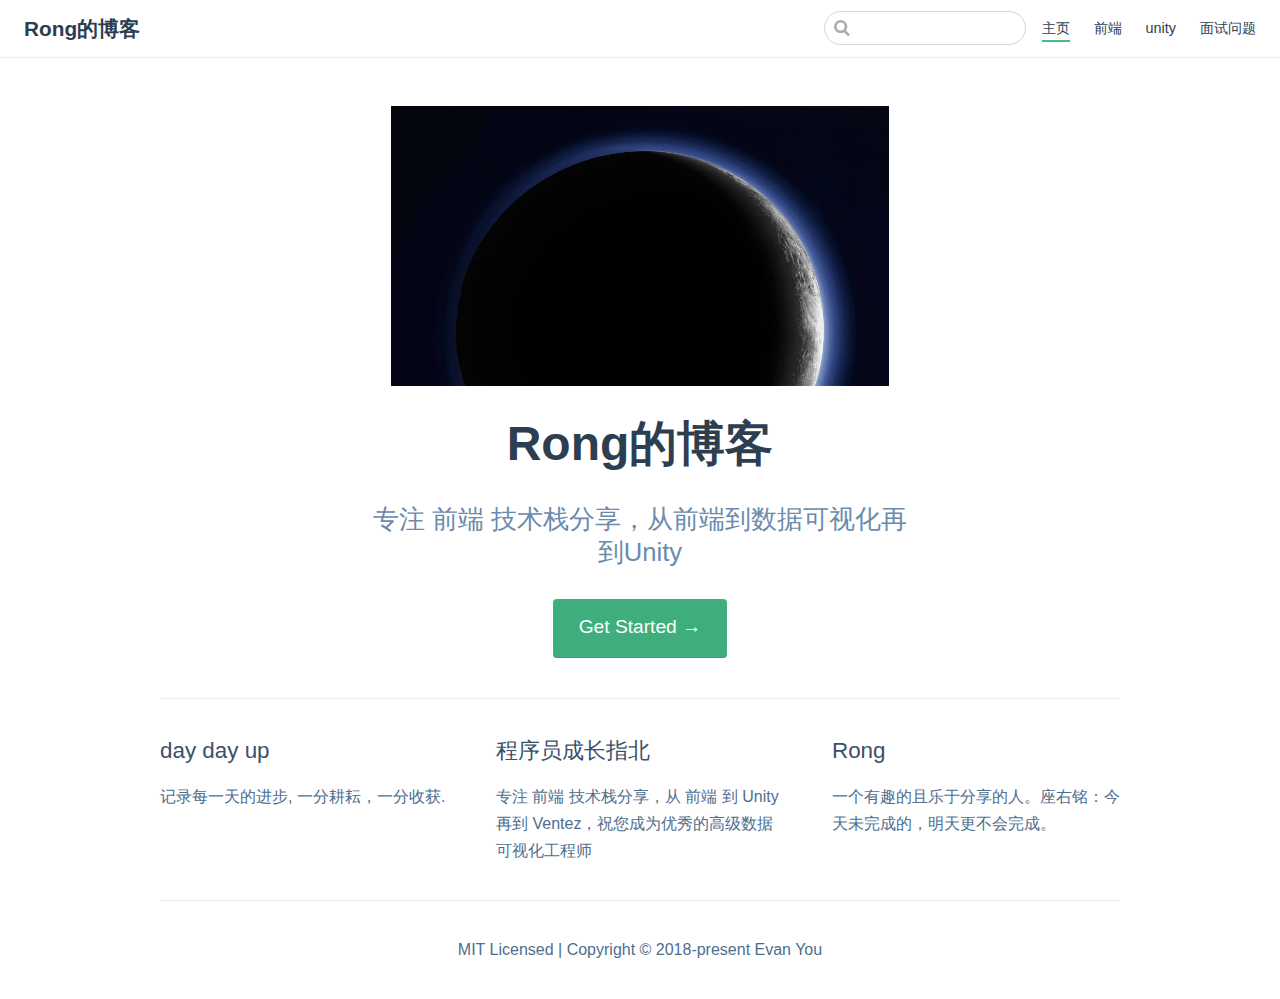
<file: index.html>
<!DOCTYPE html>
<html lang="en-US">
  <head>
    <meta charset="utf-8">
    <meta name="viewport" content="width=device-width,initial-scale=1">
    <title>Rong的博客</title>
    <meta name="generator" content="VuePress 1.5.3">
    
    <meta name="description" content="专注 前端 技术栈分享，从前端到数据可视化再到Unity">
    <link rel="preload" href="/assets/css/0.styles.da3cc59a.css" as="style"><link rel="preload" href="/assets/js/app.4f7c5a18.js" as="script"><link rel="preload" href="/assets/js/2.94b1a6b8.js" as="script"><link rel="preload" href="/assets/js/5.f722ba23.js" as="script"><link rel="prefetch" href="/assets/js/10.2c2e7dae.js"><link rel="prefetch" href="/assets/js/11.5f6bd07e.js"><link rel="prefetch" href="/assets/js/12.77f7b70d.js"><link rel="prefetch" href="/assets/js/13.1fd7a356.js"><link rel="prefetch" href="/assets/js/14.1bc6747d.js"><link rel="prefetch" href="/assets/js/15.d54bd810.js"><link rel="prefetch" href="/assets/js/3.3068b7bb.js"><link rel="prefetch" href="/assets/js/4.23fdeb90.js"><link rel="prefetch" href="/assets/js/6.8461d330.js"><link rel="prefetch" href="/assets/js/7.15487156.js"><link rel="prefetch" href="/assets/js/8.60ada517.js"><link rel="prefetch" href="/assets/js/9.d243b21c.js">
    <link rel="stylesheet" href="/assets/css/0.styles.da3cc59a.css">
  </head>
  <body>
    <div id="app" data-server-rendered="true"><div class="theme-container no-sidebar"><header class="navbar"><div class="sidebar-button"><svg xmlns="http://www.w3.org/2000/svg" aria-hidden="true" role="img" viewBox="0 0 448 512" class="icon"><path fill="currentColor" d="M436 124H12c-6.627 0-12-5.373-12-12V80c0-6.627 5.373-12 12-12h424c6.627 0 12 5.373 12 12v32c0 6.627-5.373 12-12 12zm0 160H12c-6.627 0-12-5.373-12-12v-32c0-6.627 5.373-12 12-12h424c6.627 0 12 5.373 12 12v32c0 6.627-5.373 12-12 12zm0 160H12c-6.627 0-12-5.373-12-12v-32c0-6.627 5.373-12 12-12h424c6.627 0 12 5.373 12 12v32c0 6.627-5.373 12-12 12z"></path></svg></div> <a href="/" aria-current="page" class="home-link router-link-exact-active router-link-active"><!----> <span class="site-name">Rong的博客</span></a> <div class="links"><div class="search-box"><input aria-label="Search" autocomplete="off" spellcheck="false" value=""> <!----></div> <nav class="nav-links can-hide"><div class="nav-item"><a href="/" aria-current="page" class="nav-link router-link-exact-active router-link-active">
  主页
</a></div><div class="nav-item"><a href="/web/" class="nav-link">
  前端
</a></div><div class="nav-item"><a href="/unity/" class="nav-link">
  unity
</a></div><div class="nav-item"><a href="/interview/" class="nav-link">
  面试问题
</a></div> <!----></nav></div></header> <div class="sidebar-mask"></div> <aside class="sidebar"><nav class="nav-links"><div class="nav-item"><a href="/" aria-current="page" class="nav-link router-link-exact-active router-link-active">
  主页
</a></div><div class="nav-item"><a href="/web/" class="nav-link">
  前端
</a></div><div class="nav-item"><a href="/unity/" class="nav-link">
  unity
</a></div><div class="nav-item"><a href="/interview/" class="nav-link">
  面试问题
</a></div> <!----></nav>  <!----> </aside> <main aria-labelledby="main-title" class="home"><header class="hero"><img src="../home.jpg" alt="hero"> <h1 id="main-title">
      Rong的博客
    </h1> <p class="description">
      专注 前端 技术栈分享，从前端到数据可视化再到Unity
    </p> <p class="action"><a href="/web/" class="nav-link action-button">
  Get Started →
</a></p></header> <div class="features"><div class="feature"><h2>day day up</h2> <p>记录每一天的进步, 一分耕耘，一分收获.</p></div><div class="feature"><h2>程序员成长指北</h2> <p>专注 前端 技术栈分享，从 前端 到 Unity 再到 Ventez，祝您成为优秀的高级数据可视化工程师</p></div><div class="feature"><h2>Rong</h2> <p>一个有趣的且乐于分享的人。座右铭：今天未完成的，明天更不会完成。</p></div></div> <div class="theme-default-content custom content__default"></div> <div class="footer">
    MIT Licensed | Copyright © 2018-present Evan You
  </div></main></div><div class="global-ui"></div></div>
    <script src="/assets/js/app.4f7c5a18.js" defer></script><script src="/assets/js/2.94b1a6b8.js" defer></script><script src="/assets/js/5.f722ba23.js" defer></script>
  </body>
</html>
</file>
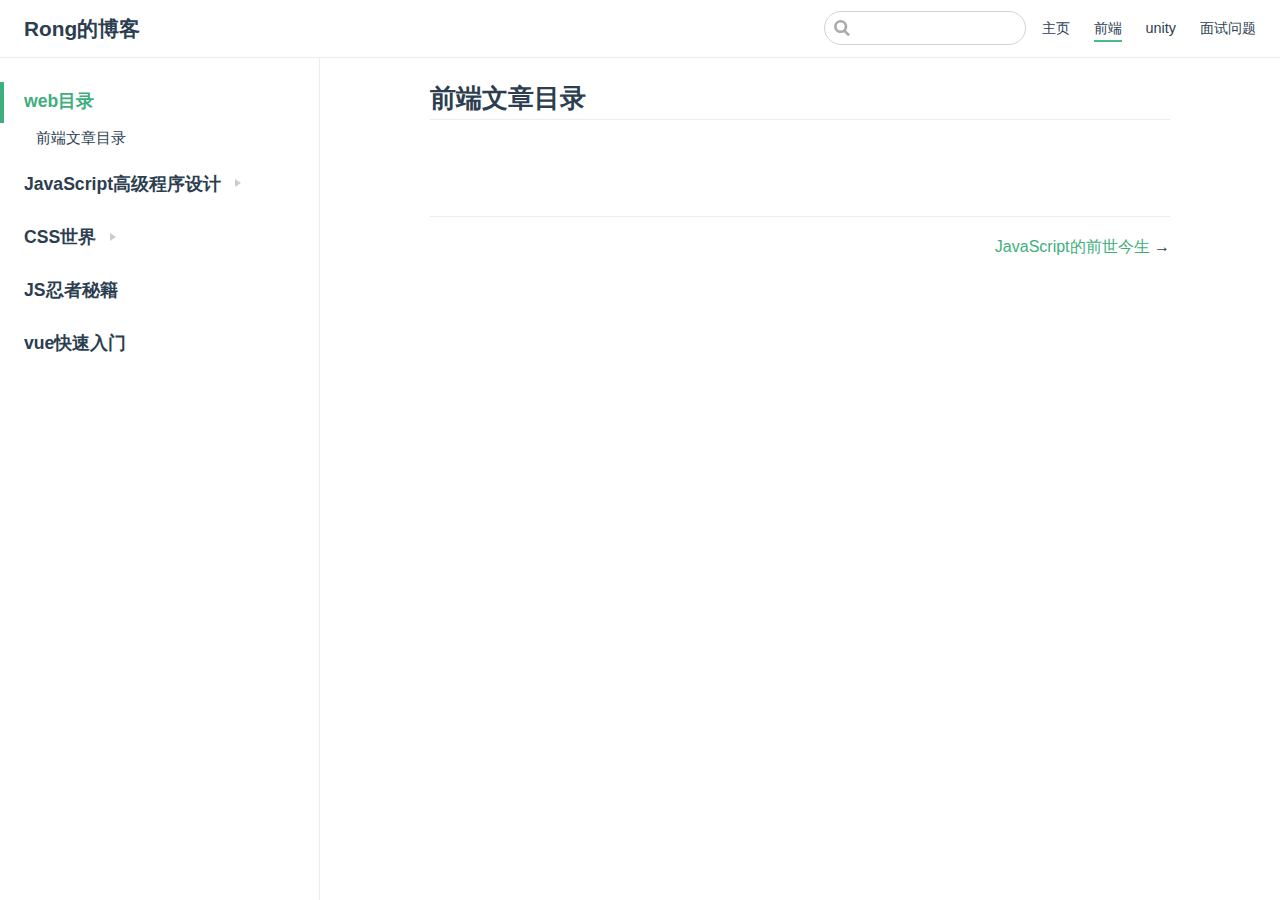
<file: web/index.html>
<!DOCTYPE html>
<html lang="en-US">
  <head>
    <meta charset="utf-8">
    <meta name="viewport" content="width=device-width,initial-scale=1">
    <title>前端文章目录 | Rong的博客</title>
    <meta name="generator" content="VuePress 1.5.3">
    
    <meta name="description" content="专注 前端 技术栈分享，从前端到数据可视化再到Unity">
    <link rel="preload" href="/assets/css/0.styles.da3cc59a.css" as="style"><link rel="preload" href="/assets/js/app.4f7c5a18.js" as="script"><link rel="preload" href="/assets/js/2.94b1a6b8.js" as="script"><link rel="preload" href="/assets/js/14.1bc6747d.js" as="script"><link rel="prefetch" href="/assets/js/10.2c2e7dae.js"><link rel="prefetch" href="/assets/js/11.5f6bd07e.js"><link rel="prefetch" href="/assets/js/12.77f7b70d.js"><link rel="prefetch" href="/assets/js/13.1fd7a356.js"><link rel="prefetch" href="/assets/js/15.d54bd810.js"><link rel="prefetch" href="/assets/js/3.3068b7bb.js"><link rel="prefetch" href="/assets/js/4.23fdeb90.js"><link rel="prefetch" href="/assets/js/5.f722ba23.js"><link rel="prefetch" href="/assets/js/6.8461d330.js"><link rel="prefetch" href="/assets/js/7.15487156.js"><link rel="prefetch" href="/assets/js/8.60ada517.js"><link rel="prefetch" href="/assets/js/9.d243b21c.js">
    <link rel="stylesheet" href="/assets/css/0.styles.da3cc59a.css">
  </head>
  <body>
    <div id="app" data-server-rendered="true"><div class="theme-container"><header class="navbar"><div class="sidebar-button"><svg xmlns="http://www.w3.org/2000/svg" aria-hidden="true" role="img" viewBox="0 0 448 512" class="icon"><path fill="currentColor" d="M436 124H12c-6.627 0-12-5.373-12-12V80c0-6.627 5.373-12 12-12h424c6.627 0 12 5.373 12 12v32c0 6.627-5.373 12-12 12zm0 160H12c-6.627 0-12-5.373-12-12v-32c0-6.627 5.373-12 12-12h424c6.627 0 12 5.373 12 12v32c0 6.627-5.373 12-12 12zm0 160H12c-6.627 0-12-5.373-12-12v-32c0-6.627 5.373-12 12-12h424c6.627 0 12 5.373 12 12v32c0 6.627-5.373 12-12 12z"></path></svg></div> <a href="/" class="home-link router-link-active"><!----> <span class="site-name">Rong的博客</span></a> <div class="links"><div class="search-box"><input aria-label="Search" autocomplete="off" spellcheck="false" value=""> <!----></div> <nav class="nav-links can-hide"><div class="nav-item"><a href="/" class="nav-link">
  主页
</a></div><div class="nav-item"><a href="/web/" aria-current="page" class="nav-link router-link-exact-active router-link-active">
  前端
</a></div><div class="nav-item"><a href="/unity/" class="nav-link">
  unity
</a></div><div class="nav-item"><a href="/interview/" class="nav-link">
  面试问题
</a></div> <!----></nav></div></header> <div class="sidebar-mask"></div> <aside class="sidebar"><nav class="nav-links"><div class="nav-item"><a href="/" class="nav-link">
  主页
</a></div><div class="nav-item"><a href="/web/" aria-current="page" class="nav-link router-link-exact-active router-link-active">
  前端
</a></div><div class="nav-item"><a href="/unity/" class="nav-link">
  unity
</a></div><div class="nav-item"><a href="/interview/" class="nav-link">
  面试问题
</a></div> <!----></nav>  <ul class="sidebar-links"><li><a href="/web/" aria-current="page" class="active sidebar-link">web目录</a><ul class="sidebar-sub-headers"><li class="sidebar-sub-header"><a href="/web/#前端文章目录" class="sidebar-link">前端文章目录</a></li></ul></li><li><section class="sidebar-group collapsable depth-0"><p class="sidebar-heading"><span>JavaScript高级程序设计</span> <span class="arrow right"></span></p> <!----></section></li><li><section class="sidebar-group collapsable depth-0"><p class="sidebar-heading"><span>CSS世界</span> <span class="arrow right"></span></p> <!----></section></li><li><a href="/web/JS/" class="sidebar-link">JS忍者秘籍</a></li><li><a href="/web/VUE/" class="sidebar-link">vue快速入门</a></li></ul> </aside> <main class="page"> <div class="theme-default-content content__default"><h2 id="前端文章目录"><a href="#前端文章目录" class="header-anchor">#</a> 前端文章目录</h2></div> <footer class="page-edit"><!----> <!----></footer> <div class="page-nav"><p class="inner"><!----> <span class="next"><a href="/web/JS/History/">
        JavaScript的前世今生
      </a>
      →
    </span></p></div> </main></div><div class="global-ui"></div></div>
    <script src="/assets/js/app.4f7c5a18.js" defer></script><script src="/assets/js/2.94b1a6b8.js" defer></script><script src="/assets/js/14.1bc6747d.js" defer></script>
  </body>
</html>
</file>
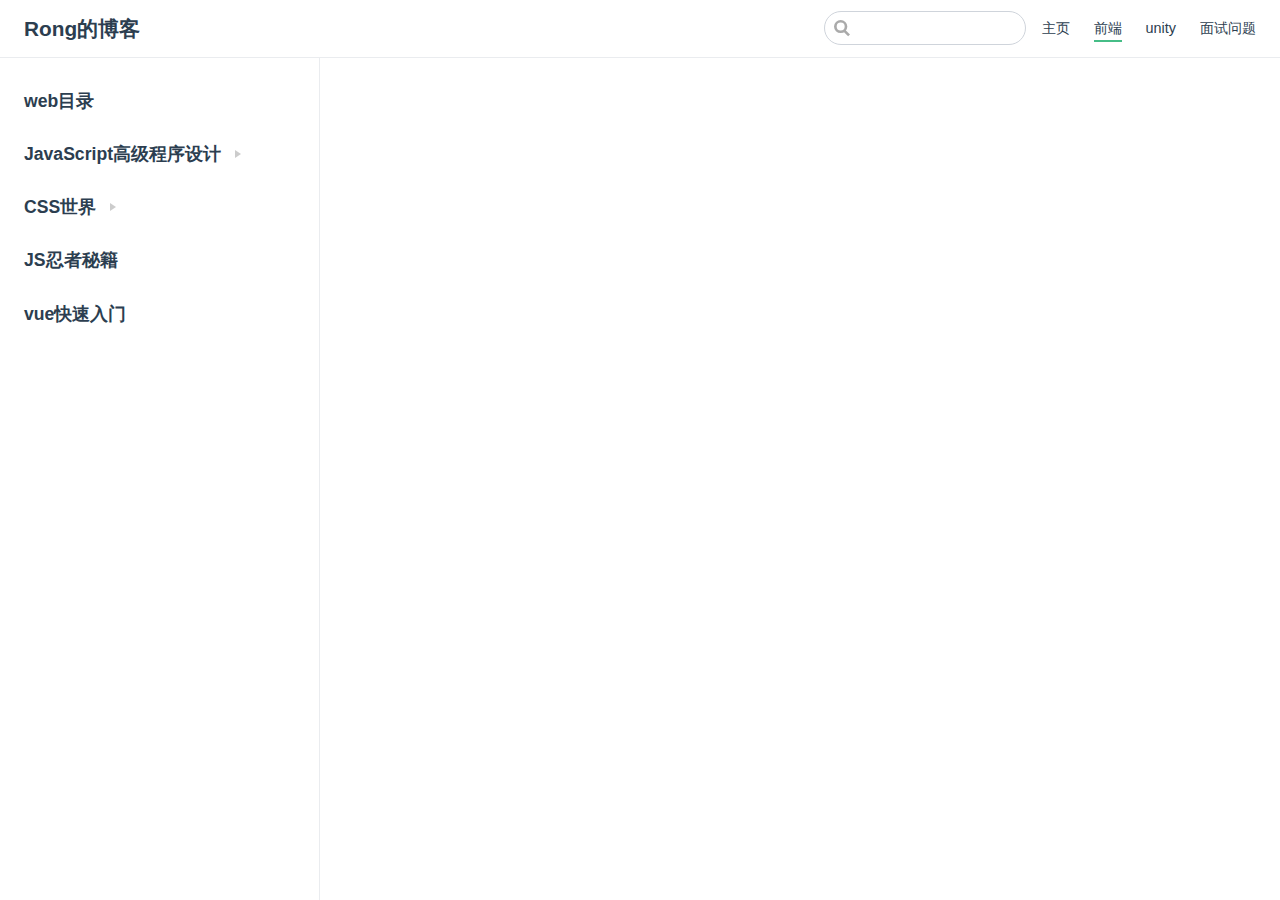
<file: web/CSS/index.html>
<!DOCTYPE html>
<html lang="en-US">
  <head>
    <meta charset="utf-8">
    <meta name="viewport" content="width=device-width,initial-scale=1">
    <title>Rong的博客</title>
    <meta name="generator" content="VuePress 1.5.3">
    
    <meta name="description" content="专注 前端 技术栈分享，从前端到数据可视化再到Unity">
    <link rel="preload" href="/assets/css/0.styles.da3cc59a.css" as="style"><link rel="preload" href="/assets/js/app.4f7c5a18.js" as="script"><link rel="preload" href="/assets/js/2.94b1a6b8.js" as="script"><link rel="preload" href="/assets/js/9.d243b21c.js" as="script"><link rel="prefetch" href="/assets/js/10.2c2e7dae.js"><link rel="prefetch" href="/assets/js/11.5f6bd07e.js"><link rel="prefetch" href="/assets/js/12.77f7b70d.js"><link rel="prefetch" href="/assets/js/13.1fd7a356.js"><link rel="prefetch" href="/assets/js/14.1bc6747d.js"><link rel="prefetch" href="/assets/js/15.d54bd810.js"><link rel="prefetch" href="/assets/js/3.3068b7bb.js"><link rel="prefetch" href="/assets/js/4.23fdeb90.js"><link rel="prefetch" href="/assets/js/5.f722ba23.js"><link rel="prefetch" href="/assets/js/6.8461d330.js"><link rel="prefetch" href="/assets/js/7.15487156.js"><link rel="prefetch" href="/assets/js/8.60ada517.js">
    <link rel="stylesheet" href="/assets/css/0.styles.da3cc59a.css">
  </head>
  <body>
    <div id="app" data-server-rendered="true"><div class="theme-container"><header class="navbar"><div class="sidebar-button"><svg xmlns="http://www.w3.org/2000/svg" aria-hidden="true" role="img" viewBox="0 0 448 512" class="icon"><path fill="currentColor" d="M436 124H12c-6.627 0-12-5.373-12-12V80c0-6.627 5.373-12 12-12h424c6.627 0 12 5.373 12 12v32c0 6.627-5.373 12-12 12zm0 160H12c-6.627 0-12-5.373-12-12v-32c0-6.627 5.373-12 12-12h424c6.627 0 12 5.373 12 12v32c0 6.627-5.373 12-12 12zm0 160H12c-6.627 0-12-5.373-12-12v-32c0-6.627 5.373-12 12-12h424c6.627 0 12 5.373 12 12v32c0 6.627-5.373 12-12 12z"></path></svg></div> <a href="/" class="home-link router-link-active"><!----> <span class="site-name">Rong的博客</span></a> <div class="links"><div class="search-box"><input aria-label="Search" autocomplete="off" spellcheck="false" value=""> <!----></div> <nav class="nav-links can-hide"><div class="nav-item"><a href="/" class="nav-link">
  主页
</a></div><div class="nav-item"><a href="/web/" class="nav-link router-link-active">
  前端
</a></div><div class="nav-item"><a href="/unity/" class="nav-link">
  unity
</a></div><div class="nav-item"><a href="/interview/" class="nav-link">
  面试问题
</a></div> <!----></nav></div></header> <div class="sidebar-mask"></div> <aside class="sidebar"><nav class="nav-links"><div class="nav-item"><a href="/" class="nav-link">
  主页
</a></div><div class="nav-item"><a href="/web/" class="nav-link router-link-active">
  前端
</a></div><div class="nav-item"><a href="/unity/" class="nav-link">
  unity
</a></div><div class="nav-item"><a href="/interview/" class="nav-link">
  面试问题
</a></div> <!----></nav>  <ul class="sidebar-links"><li><a href="/web/" aria-current="page" class="sidebar-link">web目录</a></li><li><section class="sidebar-group collapsable depth-0"><p class="sidebar-heading"><span>JavaScript高级程序设计</span> <span class="arrow right"></span></p> <!----></section></li><li><section class="sidebar-group collapsable depth-0"><p class="sidebar-heading"><span>CSS世界</span> <span class="arrow right"></span></p> <!----></section></li><li><a href="/web/JS/" class="sidebar-link">JS忍者秘籍</a></li><li><a href="/web/VUE/" class="sidebar-link">vue快速入门</a></li></ul> </aside> <main class="page"> <div class="theme-default-content content__default"></div> <footer class="page-edit"><!----> <!----></footer> <!----> </main></div><div class="global-ui"></div></div>
    <script src="/assets/js/app.4f7c5a18.js" defer></script><script src="/assets/js/2.94b1a6b8.js" defer></script><script src="/assets/js/9.d243b21c.js" defer></script>
  </body>
</html>
</file>
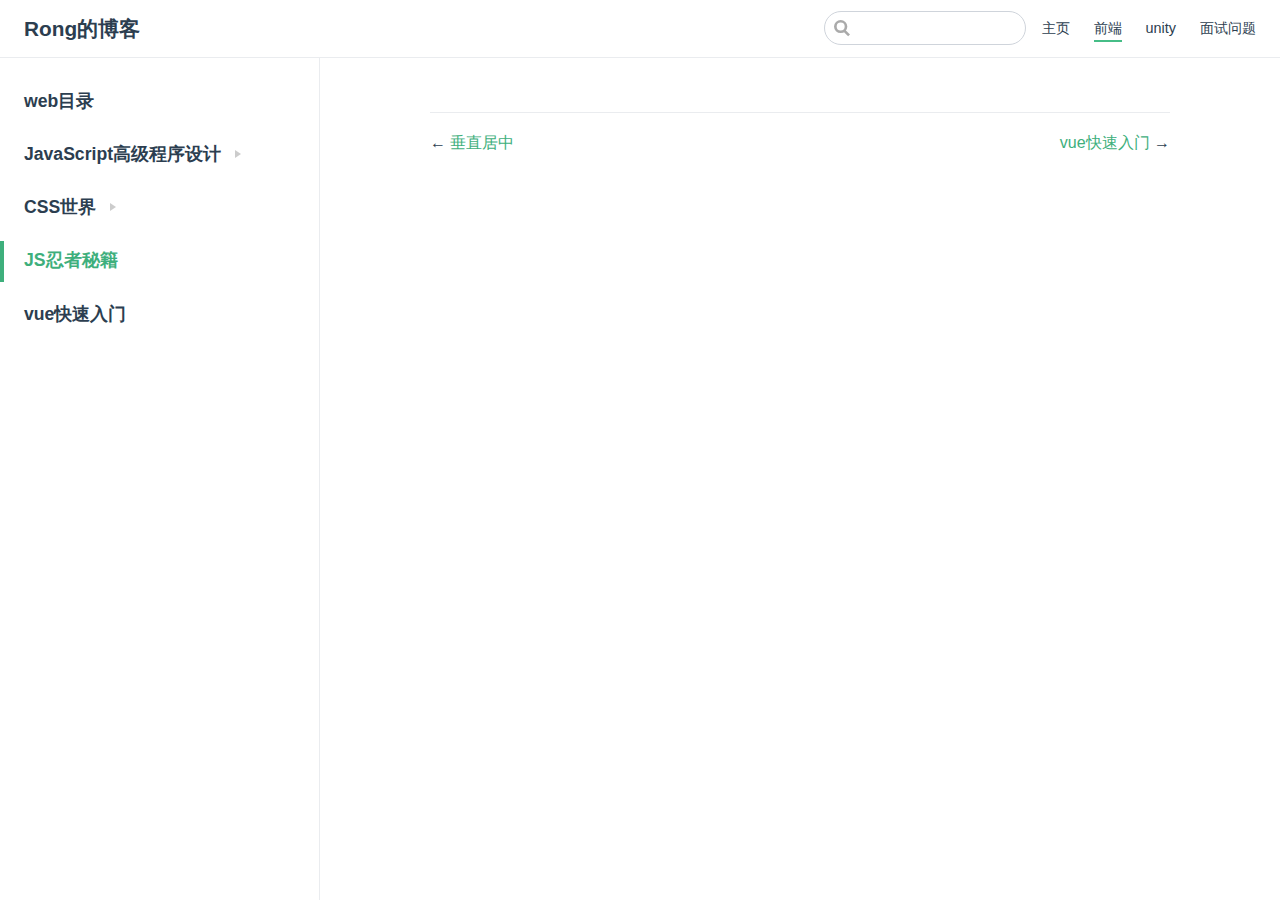
<file: web/JS/index.html>
<!DOCTYPE html>
<html lang="en-US">
  <head>
    <meta charset="utf-8">
    <meta name="viewport" content="width=device-width,initial-scale=1">
    <title>Rong的博客</title>
    <meta name="generator" content="VuePress 1.5.3">
    
    <meta name="description" content="专注 前端 技术栈分享，从前端到数据可视化再到Unity">
    <link rel="preload" href="/assets/css/0.styles.da3cc59a.css" as="style"><link rel="preload" href="/assets/js/app.4f7c5a18.js" as="script"><link rel="preload" href="/assets/js/2.94b1a6b8.js" as="script"><link rel="preload" href="/assets/js/13.1fd7a356.js" as="script"><link rel="prefetch" href="/assets/js/10.2c2e7dae.js"><link rel="prefetch" href="/assets/js/11.5f6bd07e.js"><link rel="prefetch" href="/assets/js/12.77f7b70d.js"><link rel="prefetch" href="/assets/js/14.1bc6747d.js"><link rel="prefetch" href="/assets/js/15.d54bd810.js"><link rel="prefetch" href="/assets/js/3.3068b7bb.js"><link rel="prefetch" href="/assets/js/4.23fdeb90.js"><link rel="prefetch" href="/assets/js/5.f722ba23.js"><link rel="prefetch" href="/assets/js/6.8461d330.js"><link rel="prefetch" href="/assets/js/7.15487156.js"><link rel="prefetch" href="/assets/js/8.60ada517.js"><link rel="prefetch" href="/assets/js/9.d243b21c.js">
    <link rel="stylesheet" href="/assets/css/0.styles.da3cc59a.css">
  </head>
  <body>
    <div id="app" data-server-rendered="true"><div class="theme-container"><header class="navbar"><div class="sidebar-button"><svg xmlns="http://www.w3.org/2000/svg" aria-hidden="true" role="img" viewBox="0 0 448 512" class="icon"><path fill="currentColor" d="M436 124H12c-6.627 0-12-5.373-12-12V80c0-6.627 5.373-12 12-12h424c6.627 0 12 5.373 12 12v32c0 6.627-5.373 12-12 12zm0 160H12c-6.627 0-12-5.373-12-12v-32c0-6.627 5.373-12 12-12h424c6.627 0 12 5.373 12 12v32c0 6.627-5.373 12-12 12zm0 160H12c-6.627 0-12-5.373-12-12v-32c0-6.627 5.373-12 12-12h424c6.627 0 12 5.373 12 12v32c0 6.627-5.373 12-12 12z"></path></svg></div> <a href="/" class="home-link router-link-active"><!----> <span class="site-name">Rong的博客</span></a> <div class="links"><div class="search-box"><input aria-label="Search" autocomplete="off" spellcheck="false" value=""> <!----></div> <nav class="nav-links can-hide"><div class="nav-item"><a href="/" class="nav-link">
  主页
</a></div><div class="nav-item"><a href="/web/" class="nav-link router-link-active">
  前端
</a></div><div class="nav-item"><a href="/unity/" class="nav-link">
  unity
</a></div><div class="nav-item"><a href="/interview/" class="nav-link">
  面试问题
</a></div> <!----></nav></div></header> <div class="sidebar-mask"></div> <aside class="sidebar"><nav class="nav-links"><div class="nav-item"><a href="/" class="nav-link">
  主页
</a></div><div class="nav-item"><a href="/web/" class="nav-link router-link-active">
  前端
</a></div><div class="nav-item"><a href="/unity/" class="nav-link">
  unity
</a></div><div class="nav-item"><a href="/interview/" class="nav-link">
  面试问题
</a></div> <!----></nav>  <ul class="sidebar-links"><li><a href="/web/" aria-current="page" class="sidebar-link">web目录</a></li><li><section class="sidebar-group collapsable depth-0"><p class="sidebar-heading"><span>JavaScript高级程序设计</span> <span class="arrow right"></span></p> <!----></section></li><li><section class="sidebar-group collapsable depth-0"><p class="sidebar-heading"><span>CSS世界</span> <span class="arrow right"></span></p> <!----></section></li><li><a href="/web/JS/" aria-current="page" class="active sidebar-link">JS忍者秘籍</a></li><li><a href="/web/VUE/" class="sidebar-link">vue快速入门</a></li></ul> </aside> <main class="page"> <div class="theme-default-content content__default"></div> <footer class="page-edit"><!----> <!----></footer> <div class="page-nav"><p class="inner"><span class="prev">
      ←
      <a href="/web/CSS/Center/" class="prev">
        垂直居中
      </a></span> <span class="next"><a href="/web/VUE/">
        vue快速入门
      </a>
      →
    </span></p></div> </main></div><div class="global-ui"></div></div>
    <script src="/assets/js/app.4f7c5a18.js" defer></script><script src="/assets/js/2.94b1a6b8.js" defer></script><script src="/assets/js/13.1fd7a356.js" defer></script>
  </body>
</html>
</file>
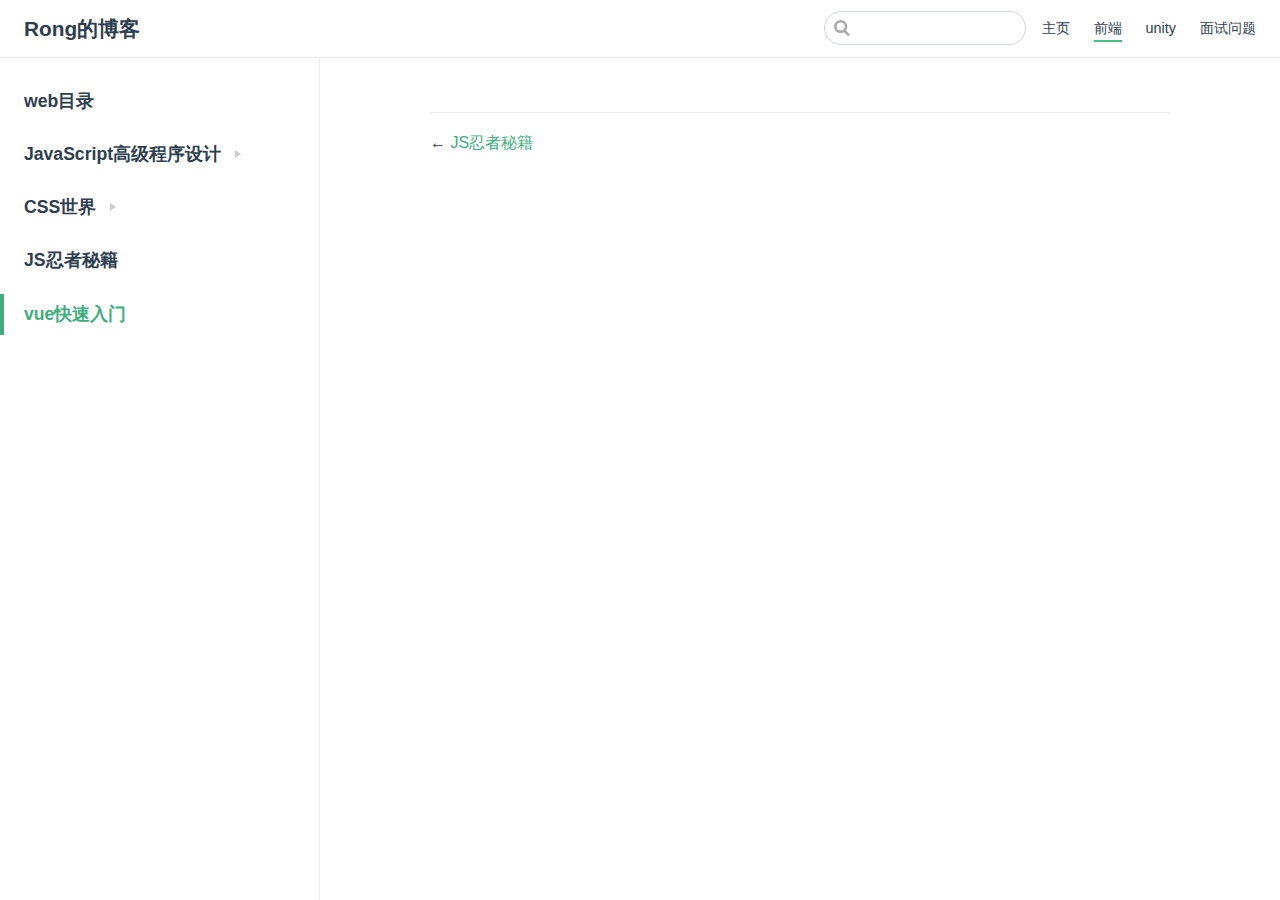
<file: web/VUE/index.html>
<!DOCTYPE html>
<html lang="en-US">
  <head>
    <meta charset="utf-8">
    <meta name="viewport" content="width=device-width,initial-scale=1">
    <title>Rong的博客</title>
    <meta name="generator" content="VuePress 1.5.3">
    
    <meta name="description" content="专注 前端 技术栈分享，从前端到数据可视化再到Unity">
    <link rel="preload" href="/assets/css/0.styles.da3cc59a.css" as="style"><link rel="preload" href="/assets/js/app.4f7c5a18.js" as="script"><link rel="preload" href="/assets/js/2.94b1a6b8.js" as="script"><link rel="preload" href="/assets/js/15.d54bd810.js" as="script"><link rel="prefetch" href="/assets/js/10.2c2e7dae.js"><link rel="prefetch" href="/assets/js/11.5f6bd07e.js"><link rel="prefetch" href="/assets/js/12.77f7b70d.js"><link rel="prefetch" href="/assets/js/13.1fd7a356.js"><link rel="prefetch" href="/assets/js/14.1bc6747d.js"><link rel="prefetch" href="/assets/js/3.3068b7bb.js"><link rel="prefetch" href="/assets/js/4.23fdeb90.js"><link rel="prefetch" href="/assets/js/5.f722ba23.js"><link rel="prefetch" href="/assets/js/6.8461d330.js"><link rel="prefetch" href="/assets/js/7.15487156.js"><link rel="prefetch" href="/assets/js/8.60ada517.js"><link rel="prefetch" href="/assets/js/9.d243b21c.js">
    <link rel="stylesheet" href="/assets/css/0.styles.da3cc59a.css">
  </head>
  <body>
    <div id="app" data-server-rendered="true"><div class="theme-container"><header class="navbar"><div class="sidebar-button"><svg xmlns="http://www.w3.org/2000/svg" aria-hidden="true" role="img" viewBox="0 0 448 512" class="icon"><path fill="currentColor" d="M436 124H12c-6.627 0-12-5.373-12-12V80c0-6.627 5.373-12 12-12h424c6.627 0 12 5.373 12 12v32c0 6.627-5.373 12-12 12zm0 160H12c-6.627 0-12-5.373-12-12v-32c0-6.627 5.373-12 12-12h424c6.627 0 12 5.373 12 12v32c0 6.627-5.373 12-12 12zm0 160H12c-6.627 0-12-5.373-12-12v-32c0-6.627 5.373-12 12-12h424c6.627 0 12 5.373 12 12v32c0 6.627-5.373 12-12 12z"></path></svg></div> <a href="/" class="home-link router-link-active"><!----> <span class="site-name">Rong的博客</span></a> <div class="links"><div class="search-box"><input aria-label="Search" autocomplete="off" spellcheck="false" value=""> <!----></div> <nav class="nav-links can-hide"><div class="nav-item"><a href="/" class="nav-link">
  主页
</a></div><div class="nav-item"><a href="/web/" class="nav-link router-link-active">
  前端
</a></div><div class="nav-item"><a href="/unity/" class="nav-link">
  unity
</a></div><div class="nav-item"><a href="/interview/" class="nav-link">
  面试问题
</a></div> <!----></nav></div></header> <div class="sidebar-mask"></div> <aside class="sidebar"><nav class="nav-links"><div class="nav-item"><a href="/" class="nav-link">
  主页
</a></div><div class="nav-item"><a href="/web/" class="nav-link router-link-active">
  前端
</a></div><div class="nav-item"><a href="/unity/" class="nav-link">
  unity
</a></div><div class="nav-item"><a href="/interview/" class="nav-link">
  面试问题
</a></div> <!----></nav>  <ul class="sidebar-links"><li><a href="/web/" aria-current="page" class="sidebar-link">web目录</a></li><li><section class="sidebar-group collapsable depth-0"><p class="sidebar-heading"><span>JavaScript高级程序设计</span> <span class="arrow right"></span></p> <!----></section></li><li><section class="sidebar-group collapsable depth-0"><p class="sidebar-heading"><span>CSS世界</span> <span class="arrow right"></span></p> <!----></section></li><li><a href="/web/JS/" class="sidebar-link">JS忍者秘籍</a></li><li><a href="/web/VUE/" aria-current="page" class="active sidebar-link">vue快速入门</a></li></ul> </aside> <main class="page"> <div class="theme-default-content content__default"></div> <footer class="page-edit"><!----> <!----></footer> <div class="page-nav"><p class="inner"><span class="prev">
      ←
      <a href="/web/JS/" class="prev">
        JS忍者秘籍
      </a></span> <!----></p></div> </main></div><div class="global-ui"></div></div>
    <script src="/assets/js/app.4f7c5a18.js" defer></script><script src="/assets/js/2.94b1a6b8.js" defer></script><script src="/assets/js/15.d54bd810.js" defer></script>
  </body>
</html>
</file>
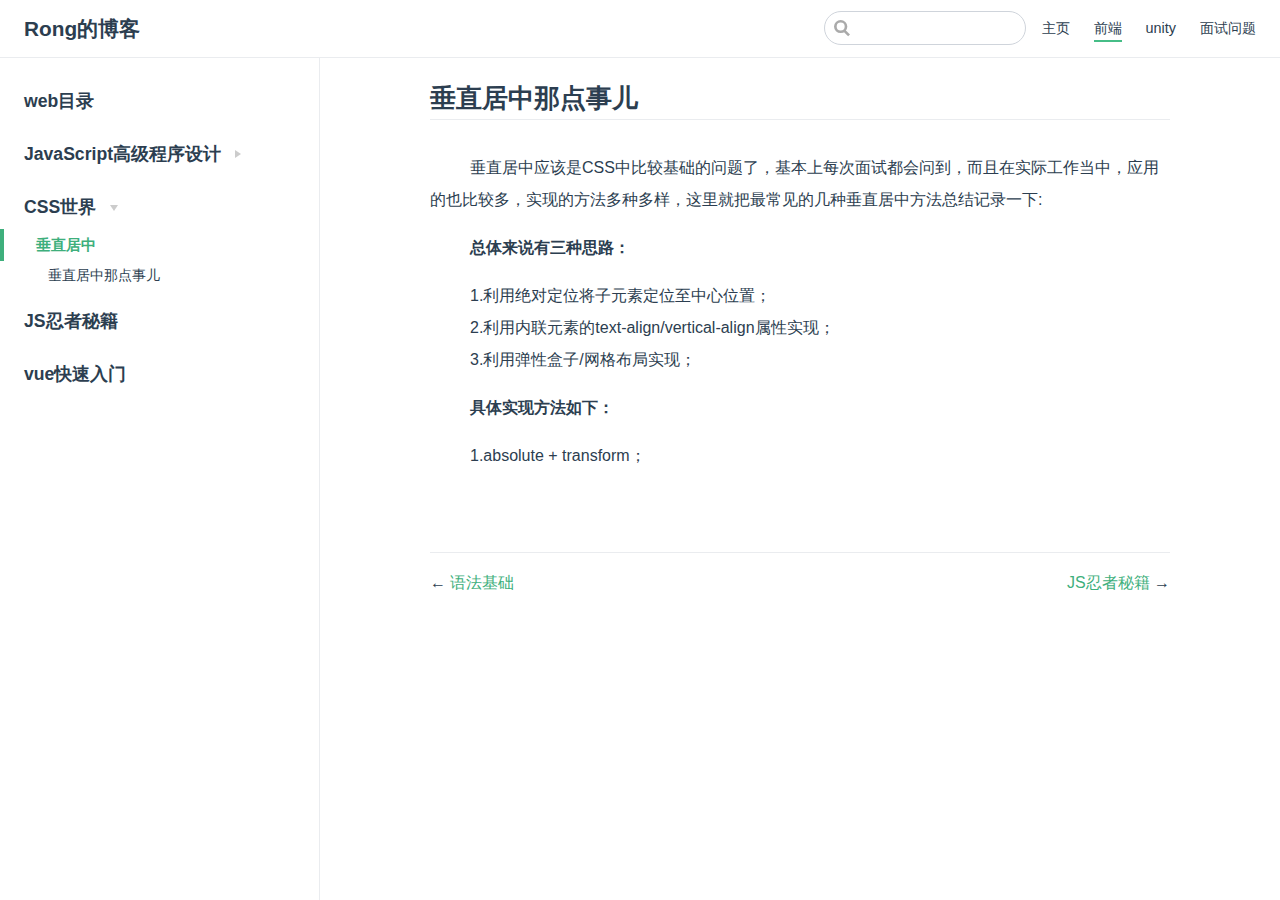
<file: web/CSS/Center/index.html>
<!DOCTYPE html>
<html lang="en-US">
  <head>
    <meta charset="utf-8">
    <meta name="viewport" content="width=device-width,initial-scale=1">
    <title>垂直居中那点事儿 | Rong的博客</title>
    <meta name="generator" content="VuePress 1.5.3">
    
    <meta name="description" content="专注 前端 技术栈分享，从前端到数据可视化再到Unity">
    <link rel="preload" href="/assets/css/0.styles.da3cc59a.css" as="style"><link rel="preload" href="/assets/js/app.4f7c5a18.js" as="script"><link rel="preload" href="/assets/js/2.94b1a6b8.js" as="script"><link rel="preload" href="/assets/js/8.60ada517.js" as="script"><link rel="prefetch" href="/assets/js/10.2c2e7dae.js"><link rel="prefetch" href="/assets/js/11.5f6bd07e.js"><link rel="prefetch" href="/assets/js/12.77f7b70d.js"><link rel="prefetch" href="/assets/js/13.1fd7a356.js"><link rel="prefetch" href="/assets/js/14.1bc6747d.js"><link rel="prefetch" href="/assets/js/15.d54bd810.js"><link rel="prefetch" href="/assets/js/3.3068b7bb.js"><link rel="prefetch" href="/assets/js/4.23fdeb90.js"><link rel="prefetch" href="/assets/js/5.f722ba23.js"><link rel="prefetch" href="/assets/js/6.8461d330.js"><link rel="prefetch" href="/assets/js/7.15487156.js"><link rel="prefetch" href="/assets/js/9.d243b21c.js">
    <link rel="stylesheet" href="/assets/css/0.styles.da3cc59a.css">
  </head>
  <body>
    <div id="app" data-server-rendered="true"><div class="theme-container"><header class="navbar"><div class="sidebar-button"><svg xmlns="http://www.w3.org/2000/svg" aria-hidden="true" role="img" viewBox="0 0 448 512" class="icon"><path fill="currentColor" d="M436 124H12c-6.627 0-12-5.373-12-12V80c0-6.627 5.373-12 12-12h424c6.627 0 12 5.373 12 12v32c0 6.627-5.373 12-12 12zm0 160H12c-6.627 0-12-5.373-12-12v-32c0-6.627 5.373-12 12-12h424c6.627 0 12 5.373 12 12v32c0 6.627-5.373 12-12 12zm0 160H12c-6.627 0-12-5.373-12-12v-32c0-6.627 5.373-12 12-12h424c6.627 0 12 5.373 12 12v32c0 6.627-5.373 12-12 12z"></path></svg></div> <a href="/" class="home-link router-link-active"><!----> <span class="site-name">Rong的博客</span></a> <div class="links"><div class="search-box"><input aria-label="Search" autocomplete="off" spellcheck="false" value=""> <!----></div> <nav class="nav-links can-hide"><div class="nav-item"><a href="/" class="nav-link">
  主页
</a></div><div class="nav-item"><a href="/web/" class="nav-link router-link-active">
  前端
</a></div><div class="nav-item"><a href="/unity/" class="nav-link">
  unity
</a></div><div class="nav-item"><a href="/interview/" class="nav-link">
  面试问题
</a></div> <!----></nav></div></header> <div class="sidebar-mask"></div> <aside class="sidebar"><nav class="nav-links"><div class="nav-item"><a href="/" class="nav-link">
  主页
</a></div><div class="nav-item"><a href="/web/" class="nav-link router-link-active">
  前端
</a></div><div class="nav-item"><a href="/unity/" class="nav-link">
  unity
</a></div><div class="nav-item"><a href="/interview/" class="nav-link">
  面试问题
</a></div> <!----></nav>  <ul class="sidebar-links"><li><a href="/web/" aria-current="page" class="sidebar-link">web目录</a></li><li><section class="sidebar-group collapsable depth-0"><p class="sidebar-heading"><span>JavaScript高级程序设计</span> <span class="arrow right"></span></p> <!----></section></li><li><section class="sidebar-group collapsable depth-0"><p class="sidebar-heading open"><span>CSS世界</span> <span class="arrow down"></span></p> <ul class="sidebar-links sidebar-group-items"><li><a href="/web/CSS/Center/" aria-current="page" class="active sidebar-link">垂直居中</a><ul class="sidebar-sub-headers"><li class="sidebar-sub-header"><a href="/web/CSS/Center/#垂直居中那点事儿" class="sidebar-link">垂直居中那点事儿</a></li></ul></li></ul></section></li><li><a href="/web/JS/" class="sidebar-link">JS忍者秘籍</a></li><li><a href="/web/VUE/" class="sidebar-link">vue快速入门</a></li></ul> </aside> <main class="page"> <div class="theme-default-content content__default"><h2 id="垂直居中那点事儿"><a href="#垂直居中那点事儿" class="header-anchor">#</a> 垂直居中那点事儿</h2> <p style="text-indent:40px;line-height:2;">
      垂直居中应该是CSS中比较基础的问题了，基本上每次面试都会问到，而且在实际工作当中，应用的也比较多，实现的方法多种多样，这里就把最常见的几种垂直居中方法总结记录一下:
   </p> <p style="text-indent:40px;line-height:2;font-weight:bold;">总体来说有三种思路：</p> <p style="text-indent:40px;line-height:2;margin:0;">1.利用绝对定位将子元素定位至中心位置；</p> <p style="text-indent:40px;line-height:2;margin:0;">2.利用内联元素的text-align/vertical-align属性实现；</p> <p style="text-indent:40px;line-height:2;margin:0;">3.利用弹性盒子/网格布局实现；</p> <p style="text-indent:40px;line-height:2;font-weight:bold;">具体实现方法如下：</p> <p style="text-indent:40px;line-height:2;margin:0;">1.absolute + transform；</p></div> <footer class="page-edit"><!----> <!----></footer> <div class="page-nav"><p class="inner"><span class="prev">
      ←
      <a href="/web/JS/BaseGrammar/" class="prev">
        语法基础
      </a></span> <span class="next"><a href="/web/JS/">
        JS忍者秘籍
      </a>
      →
    </span></p></div> </main></div><div class="global-ui"></div></div>
    <script src="/assets/js/app.4f7c5a18.js" defer></script><script src="/assets/js/2.94b1a6b8.js" defer></script><script src="/assets/js/8.60ada517.js" defer></script>
  </body>
</html>
</file>
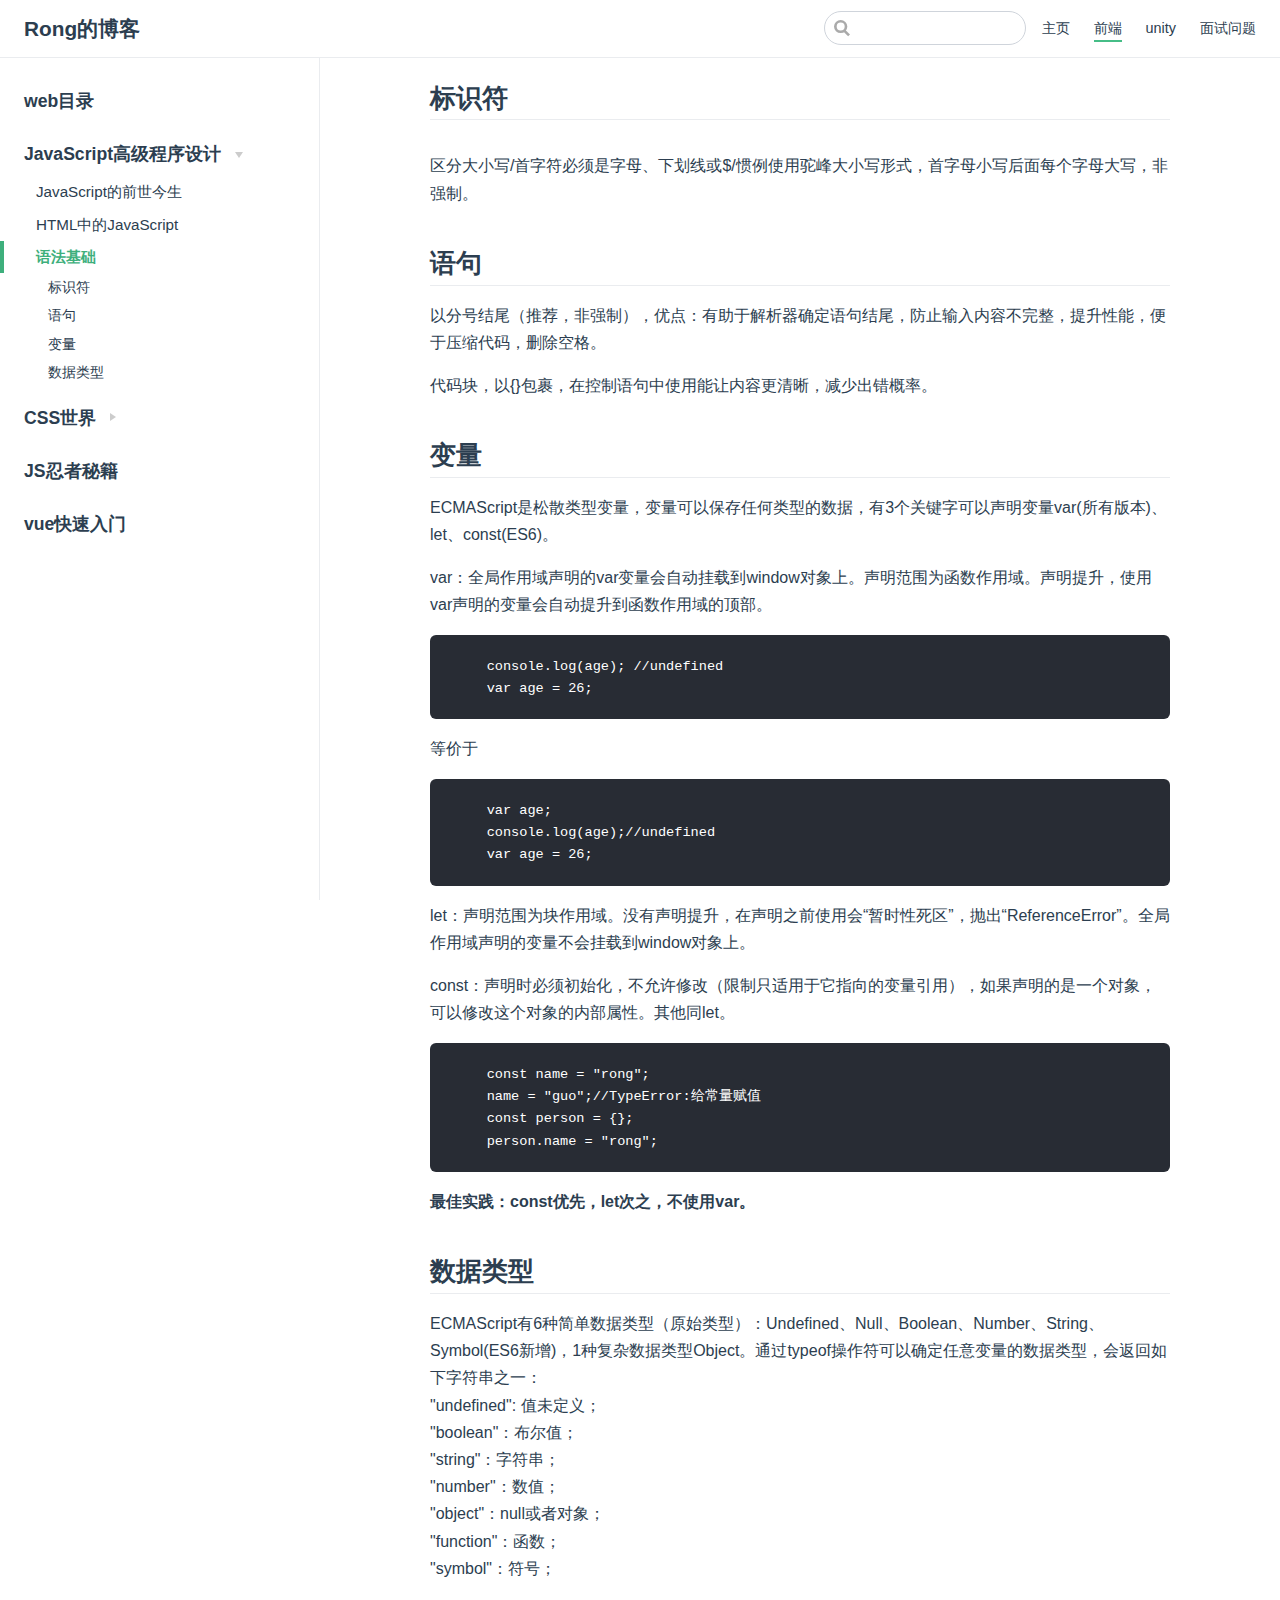
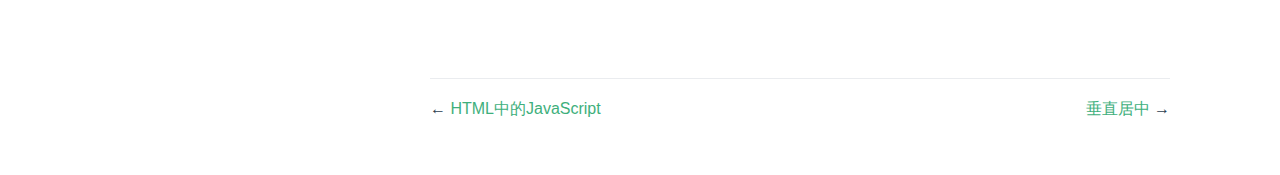
<file: web/JS/BaseGrammar/index.html>
<!DOCTYPE html>
<html lang="en-US">
  <head>
    <meta charset="utf-8">
    <meta name="viewport" content="width=device-width,initial-scale=1">
    <title>标识符 | Rong的博客</title>
    <meta name="generator" content="VuePress 1.5.3">
    
    <meta name="description" content="专注 前端 技术栈分享，从前端到数据可视化再到Unity">
    <link rel="preload" href="/assets/css/0.styles.da3cc59a.css" as="style"><link rel="preload" href="/assets/js/app.4f7c5a18.js" as="script"><link rel="preload" href="/assets/js/2.94b1a6b8.js" as="script"><link rel="preload" href="/assets/js/10.2c2e7dae.js" as="script"><link rel="prefetch" href="/assets/js/11.5f6bd07e.js"><link rel="prefetch" href="/assets/js/12.77f7b70d.js"><link rel="prefetch" href="/assets/js/13.1fd7a356.js"><link rel="prefetch" href="/assets/js/14.1bc6747d.js"><link rel="prefetch" href="/assets/js/15.d54bd810.js"><link rel="prefetch" href="/assets/js/3.3068b7bb.js"><link rel="prefetch" href="/assets/js/4.23fdeb90.js"><link rel="prefetch" href="/assets/js/5.f722ba23.js"><link rel="prefetch" href="/assets/js/6.8461d330.js"><link rel="prefetch" href="/assets/js/7.15487156.js"><link rel="prefetch" href="/assets/js/8.60ada517.js"><link rel="prefetch" href="/assets/js/9.d243b21c.js">
    <link rel="stylesheet" href="/assets/css/0.styles.da3cc59a.css">
  </head>
  <body>
    <div id="app" data-server-rendered="true"><div class="theme-container"><header class="navbar"><div class="sidebar-button"><svg xmlns="http://www.w3.org/2000/svg" aria-hidden="true" role="img" viewBox="0 0 448 512" class="icon"><path fill="currentColor" d="M436 124H12c-6.627 0-12-5.373-12-12V80c0-6.627 5.373-12 12-12h424c6.627 0 12 5.373 12 12v32c0 6.627-5.373 12-12 12zm0 160H12c-6.627 0-12-5.373-12-12v-32c0-6.627 5.373-12 12-12h424c6.627 0 12 5.373 12 12v32c0 6.627-5.373 12-12 12zm0 160H12c-6.627 0-12-5.373-12-12v-32c0-6.627 5.373-12 12-12h424c6.627 0 12 5.373 12 12v32c0 6.627-5.373 12-12 12z"></path></svg></div> <a href="/" class="home-link router-link-active"><!----> <span class="site-name">Rong的博客</span></a> <div class="links"><div class="search-box"><input aria-label="Search" autocomplete="off" spellcheck="false" value=""> <!----></div> <nav class="nav-links can-hide"><div class="nav-item"><a href="/" class="nav-link">
  主页
</a></div><div class="nav-item"><a href="/web/" class="nav-link router-link-active">
  前端
</a></div><div class="nav-item"><a href="/unity/" class="nav-link">
  unity
</a></div><div class="nav-item"><a href="/interview/" class="nav-link">
  面试问题
</a></div> <!----></nav></div></header> <div class="sidebar-mask"></div> <aside class="sidebar"><nav class="nav-links"><div class="nav-item"><a href="/" class="nav-link">
  主页
</a></div><div class="nav-item"><a href="/web/" class="nav-link router-link-active">
  前端
</a></div><div class="nav-item"><a href="/unity/" class="nav-link">
  unity
</a></div><div class="nav-item"><a href="/interview/" class="nav-link">
  面试问题
</a></div> <!----></nav>  <ul class="sidebar-links"><li><a href="/web/" aria-current="page" class="sidebar-link">web目录</a></li><li><section class="sidebar-group collapsable depth-0"><p class="sidebar-heading open"><span>JavaScript高级程序设计</span> <span class="arrow down"></span></p> <ul class="sidebar-links sidebar-group-items"><li><a href="/web/JS/History/" class="sidebar-link">JavaScript的前世今生</a></li><li><a href="/web/JS/InHtml/" class="sidebar-link">HTML中的JavaScript</a></li><li><a href="/web/JS/BaseGrammar/" aria-current="page" class="active sidebar-link">语法基础</a><ul class="sidebar-sub-headers"><li class="sidebar-sub-header"><a href="/web/JS/BaseGrammar/#标识符" class="sidebar-link">标识符</a></li><li class="sidebar-sub-header"><a href="/web/JS/BaseGrammar/#语句" class="sidebar-link">语句</a></li><li class="sidebar-sub-header"><a href="/web/JS/BaseGrammar/#变量" class="sidebar-link">变量</a></li><li class="sidebar-sub-header"><a href="/web/JS/BaseGrammar/#数据类型" class="sidebar-link">数据类型</a></li></ul></li></ul></section></li><li><section class="sidebar-group collapsable depth-0"><p class="sidebar-heading"><span>CSS世界</span> <span class="arrow right"></span></p> <!----></section></li><li><a href="/web/JS/" aria-current="page" class="sidebar-link">JS忍者秘籍</a></li><li><a href="/web/VUE/" class="sidebar-link">vue快速入门</a></li></ul> </aside> <main class="page"> <div class="theme-default-content content__default"><h2 id="标识符"><a href="#标识符" class="header-anchor">#</a> 标识符</h2> <p>区分大小写/首字符必须是字母、下划线或$/惯例使用驼峰大小写形式，首字母小写后面每个字母大写，非强制。</p> <h2 id="语句"><a href="#语句" class="header-anchor">#</a> 语句</h2> <p>以分号结尾（推荐，非强制），优点：有助于解析器确定语句结尾，防止输入内容不完整，提升性能，便于压缩代码，删除空格。</p> <p>代码块，以{}包裹，在控制语句中使用能让内容更清晰，减少出错概率。</p> <h2 id="变量"><a href="#变量" class="header-anchor">#</a> 变量</h2> <p>ECMAScript是松散类型变量，变量可以保存任何类型的数据，有3个关键字可以声明变量var(所有版本)、let、const(ES6)。</p> <p>var：全局作用域声明的var变量会自动挂载到window对象上。声明范围为函数作用域。声明提升，使用var声明的变量会自动提升到函数作用域的顶部。</p> <div class="language- extra-class"><pre class="language-text"><code>    console.log(age); //undefined
    var age = 26;
</code></pre></div><p>等价于</p> <div class="language- extra-class"><pre class="language-text"><code>    var age;
    console.log(age);//undefined
    var age = 26;
</code></pre></div><p>let：声明范围为块作用域。没有声明提升，在声明之前使用会“暂时性死区”，抛出“ReferenceError”。全局作用域声明的变量不会挂载到window对象上。</p> <p>const：声明时必须初始化，不允许修改（限制只适用于它指向的变量引用），如果声明的是一个对象，可以修改这个对象的内部属性。其他同let。</p> <div class="language- extra-class"><pre class="language-text"><code>    const name = &quot;rong&quot;;
    name = &quot;guo&quot;;//TypeError:给常量赋值
    const person = {};
    person.name = &quot;rong&quot;;
</code></pre></div><p><strong>最佳实践：const优先，let次之，不使用var。</strong></p> <h2 id="数据类型"><a href="#数据类型" class="header-anchor">#</a> 数据类型</h2> <p>ECMAScript有6种简单数据类型（原始类型）：Undefined、Null、Boolean、Number、String、Symbol(ES6新增)，1种复杂数据类型Object。通过typeof操作符可以确定任意变量的数据类型，会返回如下字符串之一：<br>
&quot;undefined&quot;: 值未定义；<br>
&quot;boolean&quot;：布尔值；<br>
&quot;string&quot;：字符串；<br>
&quot;number&quot;：数值；<br>
&quot;object&quot;：null或者对象；<br>
&quot;function&quot;：函数；<br>
&quot;symbol&quot;：符号；<br></p></div> <footer class="page-edit"><!----> <!----></footer> <div class="page-nav"><p class="inner"><span class="prev">
      ←
      <a href="/web/JS/InHtml/" class="prev">
        HTML中的JavaScript
      </a></span> <span class="next"><a href="/web/CSS/Center/">
        垂直居中
      </a>
      →
    </span></p></div> </main></div><div class="global-ui"></div></div>
    <script src="/assets/js/app.4f7c5a18.js" defer></script><script src="/assets/js/2.94b1a6b8.js" defer></script><script src="/assets/js/10.2c2e7dae.js" defer></script>
  </body>
</html>
</file>
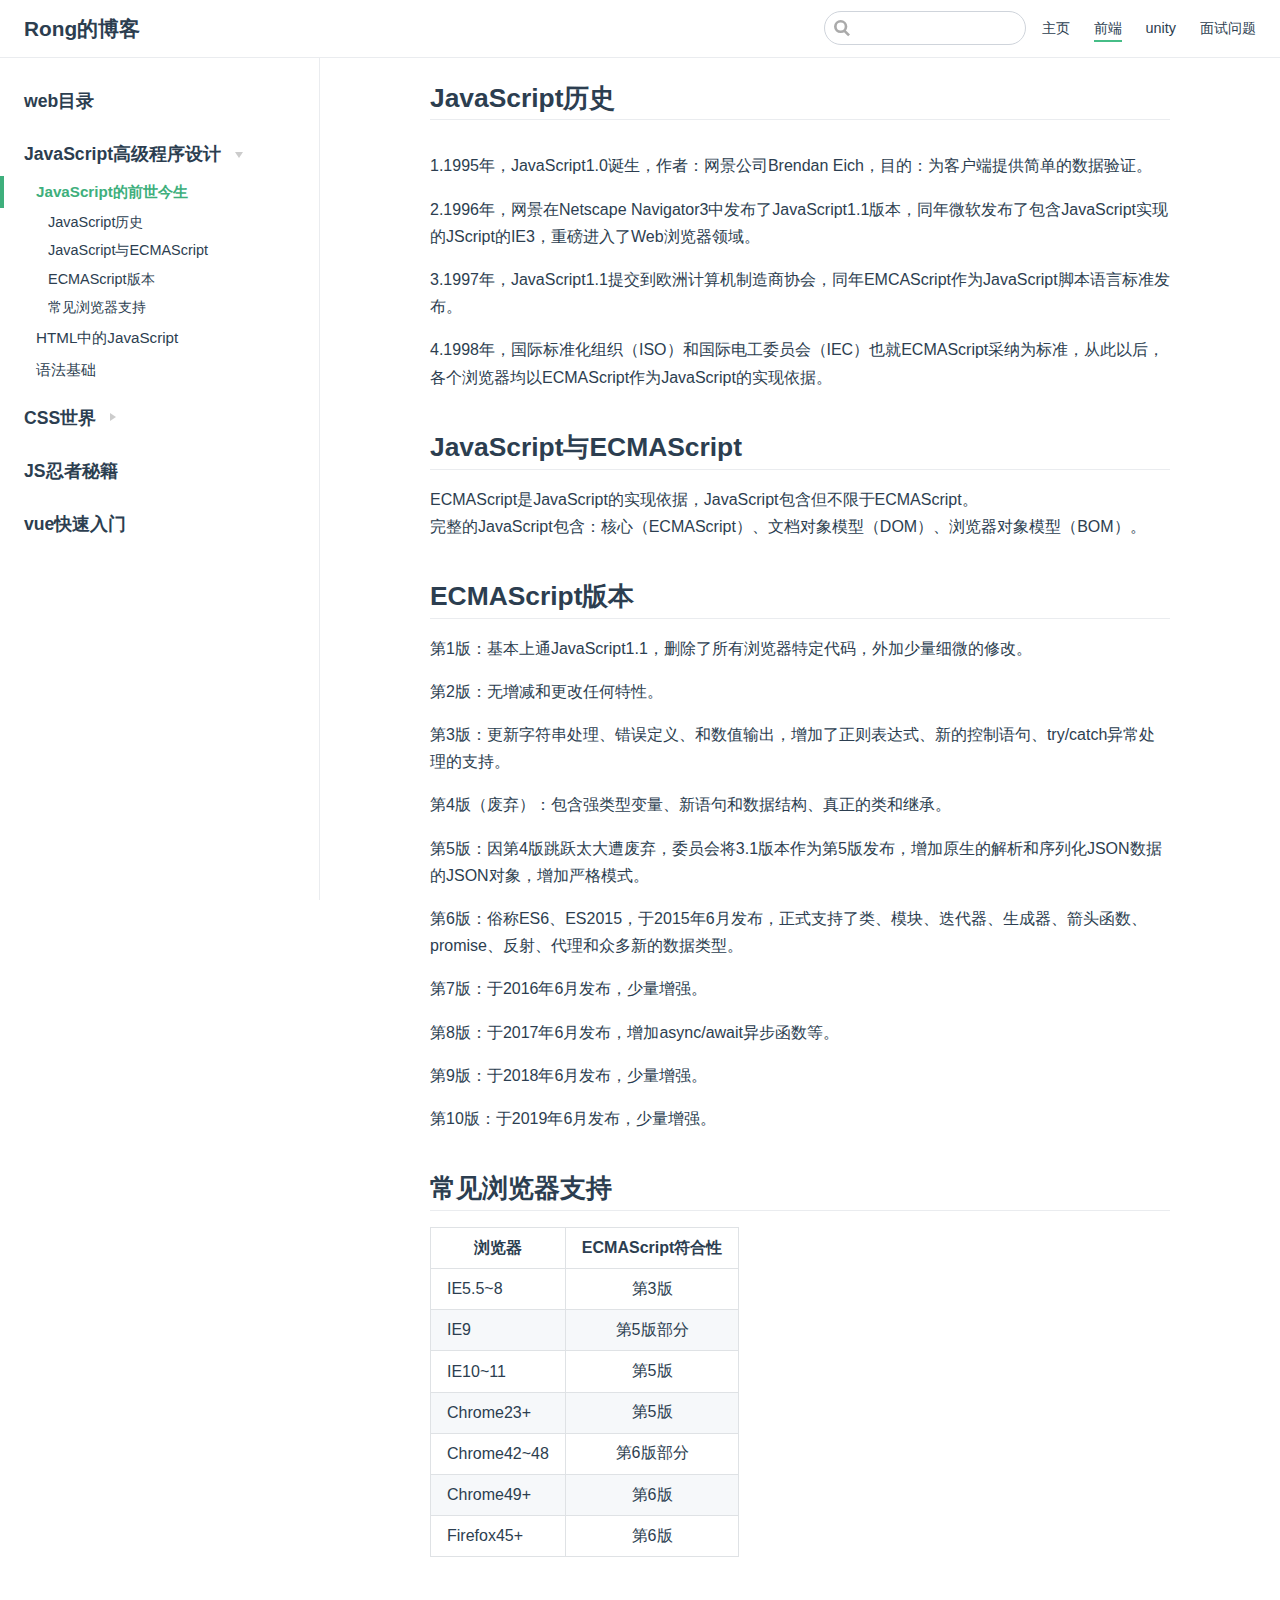
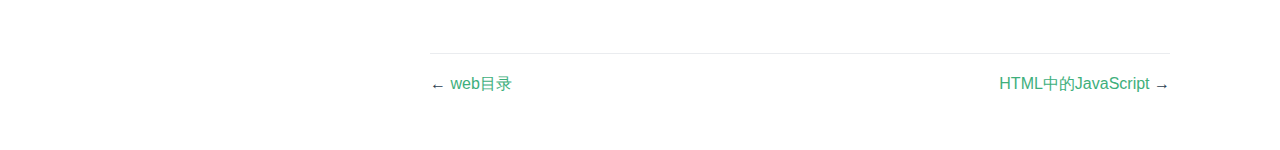
<file: web/JS/History/index.html>
<!DOCTYPE html>
<html lang="en-US">
  <head>
    <meta charset="utf-8">
    <meta name="viewport" content="width=device-width,initial-scale=1">
    <title>JavaScript历史 | Rong的博客</title>
    <meta name="generator" content="VuePress 1.5.3">
    
    <meta name="description" content="专注 前端 技术栈分享，从前端到数据可视化再到Unity">
    <link rel="preload" href="/assets/css/0.styles.da3cc59a.css" as="style"><link rel="preload" href="/assets/js/app.4f7c5a18.js" as="script"><link rel="preload" href="/assets/js/2.94b1a6b8.js" as="script"><link rel="preload" href="/assets/js/11.5f6bd07e.js" as="script"><link rel="prefetch" href="/assets/js/10.2c2e7dae.js"><link rel="prefetch" href="/assets/js/12.77f7b70d.js"><link rel="prefetch" href="/assets/js/13.1fd7a356.js"><link rel="prefetch" href="/assets/js/14.1bc6747d.js"><link rel="prefetch" href="/assets/js/15.d54bd810.js"><link rel="prefetch" href="/assets/js/3.3068b7bb.js"><link rel="prefetch" href="/assets/js/4.23fdeb90.js"><link rel="prefetch" href="/assets/js/5.f722ba23.js"><link rel="prefetch" href="/assets/js/6.8461d330.js"><link rel="prefetch" href="/assets/js/7.15487156.js"><link rel="prefetch" href="/assets/js/8.60ada517.js"><link rel="prefetch" href="/assets/js/9.d243b21c.js">
    <link rel="stylesheet" href="/assets/css/0.styles.da3cc59a.css">
  </head>
  <body>
    <div id="app" data-server-rendered="true"><div class="theme-container"><header class="navbar"><div class="sidebar-button"><svg xmlns="http://www.w3.org/2000/svg" aria-hidden="true" role="img" viewBox="0 0 448 512" class="icon"><path fill="currentColor" d="M436 124H12c-6.627 0-12-5.373-12-12V80c0-6.627 5.373-12 12-12h424c6.627 0 12 5.373 12 12v32c0 6.627-5.373 12-12 12zm0 160H12c-6.627 0-12-5.373-12-12v-32c0-6.627 5.373-12 12-12h424c6.627 0 12 5.373 12 12v32c0 6.627-5.373 12-12 12zm0 160H12c-6.627 0-12-5.373-12-12v-32c0-6.627 5.373-12 12-12h424c6.627 0 12 5.373 12 12v32c0 6.627-5.373 12-12 12z"></path></svg></div> <a href="/" class="home-link router-link-active"><!----> <span class="site-name">Rong的博客</span></a> <div class="links"><div class="search-box"><input aria-label="Search" autocomplete="off" spellcheck="false" value=""> <!----></div> <nav class="nav-links can-hide"><div class="nav-item"><a href="/" class="nav-link">
  主页
</a></div><div class="nav-item"><a href="/web/" class="nav-link router-link-active">
  前端
</a></div><div class="nav-item"><a href="/unity/" class="nav-link">
  unity
</a></div><div class="nav-item"><a href="/interview/" class="nav-link">
  面试问题
</a></div> <!----></nav></div></header> <div class="sidebar-mask"></div> <aside class="sidebar"><nav class="nav-links"><div class="nav-item"><a href="/" class="nav-link">
  主页
</a></div><div class="nav-item"><a href="/web/" class="nav-link router-link-active">
  前端
</a></div><div class="nav-item"><a href="/unity/" class="nav-link">
  unity
</a></div><div class="nav-item"><a href="/interview/" class="nav-link">
  面试问题
</a></div> <!----></nav>  <ul class="sidebar-links"><li><a href="/web/" aria-current="page" class="sidebar-link">web目录</a></li><li><section class="sidebar-group collapsable depth-0"><p class="sidebar-heading open"><span>JavaScript高级程序设计</span> <span class="arrow down"></span></p> <ul class="sidebar-links sidebar-group-items"><li><a href="/web/JS/History/" aria-current="page" class="active sidebar-link">JavaScript的前世今生</a><ul class="sidebar-sub-headers"><li class="sidebar-sub-header"><a href="/web/JS/History/#javascript历史" class="sidebar-link">JavaScript历史</a></li><li class="sidebar-sub-header"><a href="/web/JS/History/#javascript与ecmascript" class="sidebar-link">JavaScript与ECMAScript</a></li><li class="sidebar-sub-header"><a href="/web/JS/History/#ecmascript版本" class="sidebar-link">ECMAScript版本</a></li><li class="sidebar-sub-header"><a href="/web/JS/History/#常见浏览器支持" class="sidebar-link">常见浏览器支持</a></li></ul></li><li><a href="/web/JS/InHtml/" class="sidebar-link">HTML中的JavaScript</a></li><li><a href="/web/JS/BaseGrammar/" class="sidebar-link">语法基础</a></li></ul></section></li><li><section class="sidebar-group collapsable depth-0"><p class="sidebar-heading"><span>CSS世界</span> <span class="arrow right"></span></p> <!----></section></li><li><a href="/web/JS/" aria-current="page" class="sidebar-link">JS忍者秘籍</a></li><li><a href="/web/VUE/" class="sidebar-link">vue快速入门</a></li></ul> </aside> <main class="page"> <div class="theme-default-content content__default"><h2 id="javascript历史"><a href="#javascript历史" class="header-anchor">#</a> JavaScript历史</h2> <p><font size="3">1.1995年，JavaScript1.0诞生，作者：网景公司Brendan Eich，目的：为客户端提供简单的数据验证。</font><br></p> <p><font size="3">2.1996年，网景在Netscape Navigator3中发布了JavaScript1.1版本，同年微软发布了包含JavaScript实现的JScript的IE3，重磅进入了Web浏览器领域。</font><br></p> <p><font size="3">3.1997年，JavaScript1.1提交到欧洲计算机制造商协会，同年EMCAScript作为JavaScript脚本语言标准发布。</font><br></p> <p><font size="3">4.1998年，国际标准化组织（ISO）和国际电工委员会（IEC）也就ECMAScript采纳为标准，从此以后，各个浏览器均以ECMAScript作为JavaScript的实现依据。</font><br></p> <h2 id="javascript与ecmascript"><a href="#javascript与ecmascript" class="header-anchor">#</a> JavaScript与ECMAScript</h2> <p>ECMAScript是JavaScript的实现依据，JavaScript包含但不限于ECMAScript。<br>
完整的JavaScript包含：核心（ECMAScript）、文档对象模型（DOM）、浏览器对象模型（BOM）。</p> <h2 id="ecmascript版本"><a href="#ecmascript版本" class="header-anchor">#</a> ECMAScript版本</h2> <p>第1版：基本上通JavaScript1.1，删除了所有浏览器特定代码，外加少量细微的修改。</p> <p>第2版：无增减和更改任何特性。</p> <p>第3版：更新字符串处理、错误定义、和数值输出，增加了正则表达式、新的控制语句、try/catch异常处理的支持。</p> <p>第4版（废弃）：包含强类型变量、新语句和数据结构、真正的类和继承。</p> <p>第5版：因第4版跳跃太大遭废弃，委员会将3.1版本作为第5版发布，增加原生的解析和序列化JSON数据的JSON对象，增加严格模式。</p> <p>第6版：俗称ES6、ES2015，于2015年6月发布，正式支持了类、模块、迭代器、生成器、箭头函数、promise、反射、代理和众多新的数据类型。</p> <p>第7版：于2016年6月发布，少量增强。</p> <p>第8版：于2017年6月发布，增加async/await异步函数等。</p> <p>第9版：于2018年6月发布，少量增强。</p> <p>第10版：于2019年6月发布，少量增强。</p> <h2 id="常见浏览器支持"><a href="#常见浏览器支持" class="header-anchor">#</a> 常见浏览器支持</h2> <table><thead><tr><th>浏览器</th> <th style="text-align:center;">ECMAScript符合性</th></tr></thead> <tbody><tr><td>IE5.5~8</td> <td style="text-align:center;">第3版</td></tr> <tr><td>IE9</td> <td style="text-align:center;">第5版部分</td></tr> <tr><td>IE10~11</td> <td style="text-align:center;">第5版</td></tr> <tr><td>Chrome23+</td> <td style="text-align:center;">第5版</td></tr> <tr><td>Chrome42~48</td> <td style="text-align:center;">第6版部分</td></tr> <tr><td>Chrome49+</td> <td style="text-align:center;">第6版</td></tr> <tr><td>Firefox45+</td> <td style="text-align:center;">第6版</td></tr></tbody></table></div> <footer class="page-edit"><!----> <!----></footer> <div class="page-nav"><p class="inner"><span class="prev">
      ←
      <a href="/web/" class="prev router-link-active">
        web目录
      </a></span> <span class="next"><a href="/web/JS/InHtml/">
        HTML中的JavaScript
      </a>
      →
    </span></p></div> </main></div><div class="global-ui"></div></div>
    <script src="/assets/js/app.4f7c5a18.js" defer></script><script src="/assets/js/2.94b1a6b8.js" defer></script><script src="/assets/js/11.5f6bd07e.js" defer></script>
  </body>
</html>
</file>
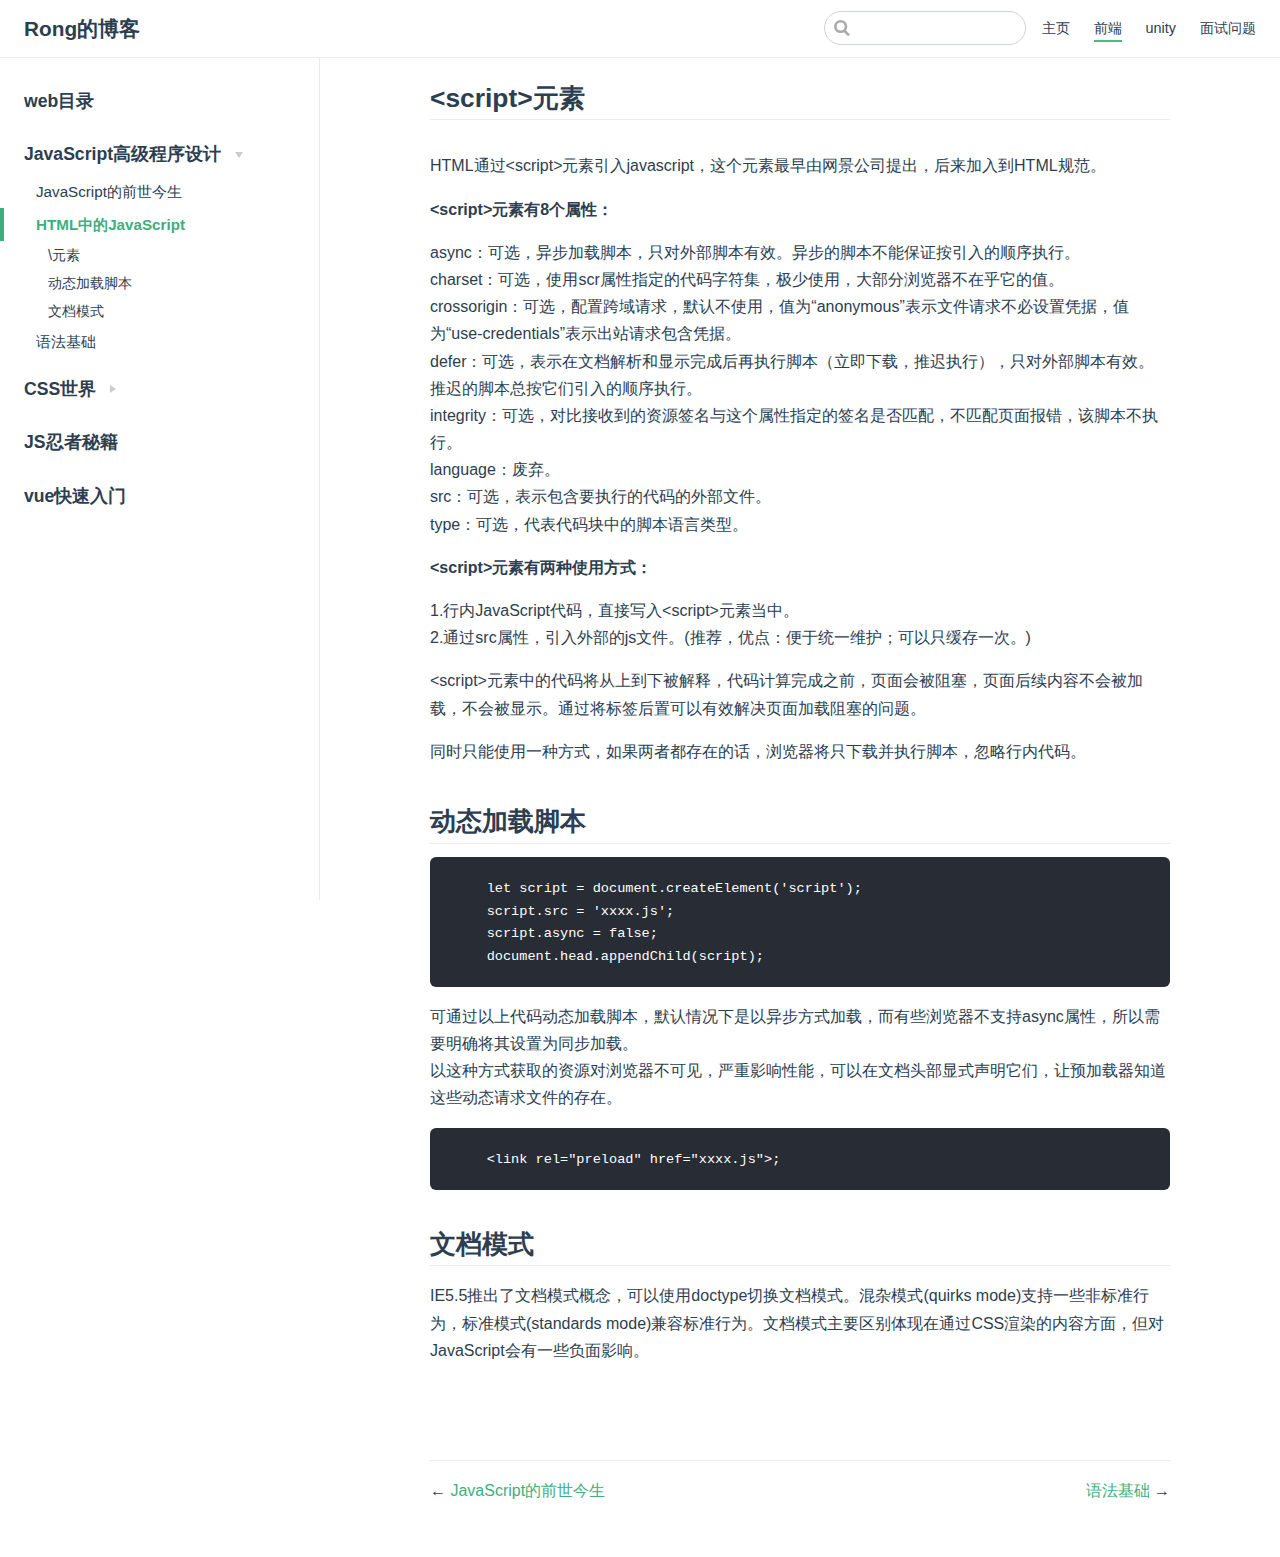
<file: web/JS/InHtml/index.html>
<!DOCTYPE html>
<html lang="en-US">
  <head>
    <meta charset="utf-8">
    <meta name="viewport" content="width=device-width,initial-scale=1">
    <title>\元素 | Rong的博客</title>
    <meta name="generator" content="VuePress 1.5.3">
    
    <meta name="description" content="专注 前端 技术栈分享，从前端到数据可视化再到Unity">
    <link rel="preload" href="/assets/css/0.styles.da3cc59a.css" as="style"><link rel="preload" href="/assets/js/app.4f7c5a18.js" as="script"><link rel="preload" href="/assets/js/2.94b1a6b8.js" as="script"><link rel="preload" href="/assets/js/12.77f7b70d.js" as="script"><link rel="prefetch" href="/assets/js/10.2c2e7dae.js"><link rel="prefetch" href="/assets/js/11.5f6bd07e.js"><link rel="prefetch" href="/assets/js/13.1fd7a356.js"><link rel="prefetch" href="/assets/js/14.1bc6747d.js"><link rel="prefetch" href="/assets/js/15.d54bd810.js"><link rel="prefetch" href="/assets/js/3.3068b7bb.js"><link rel="prefetch" href="/assets/js/4.23fdeb90.js"><link rel="prefetch" href="/assets/js/5.f722ba23.js"><link rel="prefetch" href="/assets/js/6.8461d330.js"><link rel="prefetch" href="/assets/js/7.15487156.js"><link rel="prefetch" href="/assets/js/8.60ada517.js"><link rel="prefetch" href="/assets/js/9.d243b21c.js">
    <link rel="stylesheet" href="/assets/css/0.styles.da3cc59a.css">
  </head>
  <body>
    <div id="app" data-server-rendered="true"><div class="theme-container"><header class="navbar"><div class="sidebar-button"><svg xmlns="http://www.w3.org/2000/svg" aria-hidden="true" role="img" viewBox="0 0 448 512" class="icon"><path fill="currentColor" d="M436 124H12c-6.627 0-12-5.373-12-12V80c0-6.627 5.373-12 12-12h424c6.627 0 12 5.373 12 12v32c0 6.627-5.373 12-12 12zm0 160H12c-6.627 0-12-5.373-12-12v-32c0-6.627 5.373-12 12-12h424c6.627 0 12 5.373 12 12v32c0 6.627-5.373 12-12 12zm0 160H12c-6.627 0-12-5.373-12-12v-32c0-6.627 5.373-12 12-12h424c6.627 0 12 5.373 12 12v32c0 6.627-5.373 12-12 12z"></path></svg></div> <a href="/" class="home-link router-link-active"><!----> <span class="site-name">Rong的博客</span></a> <div class="links"><div class="search-box"><input aria-label="Search" autocomplete="off" spellcheck="false" value=""> <!----></div> <nav class="nav-links can-hide"><div class="nav-item"><a href="/" class="nav-link">
  主页
</a></div><div class="nav-item"><a href="/web/" class="nav-link router-link-active">
  前端
</a></div><div class="nav-item"><a href="/unity/" class="nav-link">
  unity
</a></div><div class="nav-item"><a href="/interview/" class="nav-link">
  面试问题
</a></div> <!----></nav></div></header> <div class="sidebar-mask"></div> <aside class="sidebar"><nav class="nav-links"><div class="nav-item"><a href="/" class="nav-link">
  主页
</a></div><div class="nav-item"><a href="/web/" class="nav-link router-link-active">
  前端
</a></div><div class="nav-item"><a href="/unity/" class="nav-link">
  unity
</a></div><div class="nav-item"><a href="/interview/" class="nav-link">
  面试问题
</a></div> <!----></nav>  <ul class="sidebar-links"><li><a href="/web/" aria-current="page" class="sidebar-link">web目录</a></li><li><section class="sidebar-group collapsable depth-0"><p class="sidebar-heading open"><span>JavaScript高级程序设计</span> <span class="arrow down"></span></p> <ul class="sidebar-links sidebar-group-items"><li><a href="/web/JS/History/" class="sidebar-link">JavaScript的前世今生</a></li><li><a href="/web/JS/InHtml/" aria-current="page" class="active sidebar-link">HTML中的JavaScript</a><ul class="sidebar-sub-headers"><li class="sidebar-sub-header"><a href="/web/JS/InHtml/#script-元素" class="sidebar-link">\元素</a></li><li class="sidebar-sub-header"><a href="/web/JS/InHtml/#动态加载脚本" class="sidebar-link">动态加载脚本</a></li><li class="sidebar-sub-header"><a href="/web/JS/InHtml/#文档模式" class="sidebar-link">文档模式</a></li></ul></li><li><a href="/web/JS/BaseGrammar/" class="sidebar-link">语法基础</a></li></ul></section></li><li><section class="sidebar-group collapsable depth-0"><p class="sidebar-heading"><span>CSS世界</span> <span class="arrow right"></span></p> <!----></section></li><li><a href="/web/JS/" aria-current="page" class="sidebar-link">JS忍者秘籍</a></li><li><a href="/web/VUE/" class="sidebar-link">vue快速入门</a></li></ul> </aside> <main class="page"> <div class="theme-default-content content__default"><h2 id="script-元素"><a href="#script-元素" class="header-anchor">#</a> &lt;script&gt;元素</h2> <p><font size="3">HTML通过&lt;script&gt;元素引入javascript，这个元素最早由网景公司提出，后来加入到HTML规范。</font><br></p> <p><font size="3"><strong>&lt;script&gt;元素有8个属性：</strong></font><br></p> <p>async：可选，异步加载脚本，只对外部脚本有效。异步的脚本不能保证按引入的顺序执行。<br>
charset：可选，使用scr属性指定的代码字符集，极少使用，大部分浏览器不在乎它的值。<br>
crossorigin：可选，配置跨域请求，默认不使用，值为“anonymous”表示文件请求不必设置凭据，值为“use-credentials”表示出站请求包含凭据。<br>
defer：可选，表示在文档解析和显示完成后再执行脚本（立即下载，推迟执行），只对外部脚本有效。推迟的脚本总按它们引入的顺序执行。<br>
integrity：可选，对比接收到的资源签名与这个属性指定的签名是否匹配，不匹配页面报错，该脚本不执行。<br>
language：废弃。<br>
src：可选，表示包含要执行的代码的外部文件。<br>
type：可选，代表代码块中的脚本语言类型。<br></p> <p><font size="3"><strong>&lt;script&gt;元素有两种使用方式：</strong></font><br></p> <p>1.行内JavaScript代码，直接写入&lt;script&gt;元素当中。<br>
2.通过src属性，引入外部的js文件。(推荐，优点：便于统一维护；可以只缓存一次。)</p> <p>&lt;script&gt;元素中的代码将从上到下被解释，代码计算完成之前，页面会被阻塞，页面后续内容不会被加载，不会被显示。通过将标签后置可以有效解决页面加载阻塞的问题。</p> <p>同时只能使用一种方式，如果两者都存在的话，浏览器将只下载并执行脚本，忽略行内代码。</p> <h2 id="动态加载脚本"><a href="#动态加载脚本" class="header-anchor">#</a> 动态加载脚本</h2> <div class="language- extra-class"><pre class="language-text"><code>    let script = document.createElement('script');
    script.src = 'xxxx.js';
    script.async = false;
    document.head.appendChild(script);
</code></pre></div><p>可通过以上代码动态加载脚本，默认情况下是以异步方式加载，而有些浏览器不支持async属性，所以需要明确将其设置为同步加载。<br>
以这种方式获取的资源对浏览器不可见，严重影响性能，可以在文档头部显式声明它们，让预加载器知道这些动态请求文件的存在。</p> <div class="language- extra-class"><pre class="language-text"><code>    &lt;link rel=&quot;preload&quot; href=&quot;xxxx.js&quot;&gt;;   
</code></pre></div><h2 id="文档模式"><a href="#文档模式" class="header-anchor">#</a> 文档模式</h2> <p>IE5.5推出了文档模式概念，可以使用doctype切换文档模式。混杂模式(quirks mode)支持一些非标准行为，标准模式(standards mode)兼容标准行为。文档模式主要区别体现在通过CSS渲染的内容方面，但对JavaScript会有一些负面影响。</p></div> <footer class="page-edit"><!----> <!----></footer> <div class="page-nav"><p class="inner"><span class="prev">
      ←
      <a href="/web/JS/History/" class="prev">
        JavaScript的前世今生
      </a></span> <span class="next"><a href="/web/JS/BaseGrammar/">
        语法基础
      </a>
      →
    </span></p></div> </main></div><div class="global-ui"></div></div>
    <script src="/assets/js/app.4f7c5a18.js" defer></script><script src="/assets/js/2.94b1a6b8.js" defer></script><script src="/assets/js/12.77f7b70d.js" defer></script>
  </body>
</html>
</file>
<file: assets/css/0.styles.da3cc59a.css>
code[class*=language-],pre[class*=language-]{color:#ccc;background:none;font-family:Consolas,Monaco,Andale Mono,Ubuntu Mono,monospace;font-size:1em;text-align:left;white-space:pre;word-spacing:normal;word-break:normal;word-wrap:normal;line-height:1.5;-moz-tab-size:4;tab-size:4;-webkit-hyphens:none;-ms-hyphens:none;hyphens:none}pre[class*=language-]{padding:1em;margin:.5em 0;overflow:auto}:not(pre)>code[class*=language-],pre[class*=language-]{background:#2d2d2d}:not(pre)>code[class*=language-]{padding:.1em;border-radius:.3em;white-space:normal}.token.block-comment,.token.cdata,.token.comment,.token.doctype,.token.prolog{color:#999}.token.punctuation{color:#ccc}.token.attr-name,.token.deleted,.token.namespace,.token.tag{color:#e2777a}.token.function-name{color:#6196cc}.token.boolean,.token.function,.token.number{color:#f08d49}.token.class-name,.token.constant,.token.property,.token.symbol{color:#f8c555}.token.atrule,.token.builtin,.token.important,.token.keyword,.token.selector{color:#cc99cd}.token.attr-value,.token.char,.token.regex,.token.string,.token.variable{color:#7ec699}.token.entity,.token.operator,.token.url{color:#67cdcc}.token.bold,.token.important{font-weight:700}.token.italic{font-style:italic}.token.entity{cursor:help}.token.inserted{color:green}.theme-default-content code{color:#476582;padding:.25rem .5rem;margin:0;font-size:.85em;background-color:rgba(27,31,35,.05);border-radius:3px}.theme-default-content code .token.deleted{color:#ec5975}.theme-default-content code .token.inserted{color:#3eaf7c}.theme-default-content pre,.theme-default-content pre[class*=language-]{line-height:1.4;padding:1.25rem 1.5rem;margin:.85rem 0;background-color:#282c34;border-radius:6px;overflow:auto}.theme-default-content pre[class*=language-] code,.theme-default-content pre code{color:#fff;padding:0;background-color:transparent;border-radius:0}div[class*=language-]{position:relative;background-color:#282c34;border-radius:6px}div[class*=language-] .highlight-lines{-webkit-user-select:none;-ms-user-select:none;user-select:none;padding-top:1.3rem;position:absolute;top:0;left:0;width:100%;line-height:1.4}div[class*=language-] .highlight-lines .highlighted{background-color:rgba(0,0,0,.66)}div[class*=language-] pre,div[class*=language-] pre[class*=language-]{background:transparent;position:relative;z-index:1}div[class*=language-]:before{position:absolute;z-index:3;top:.8em;right:1em;font-size:.75rem;color:hsla(0,0%,100%,.4)}div[class*=language-]:not(.line-numbers-mode) .line-numbers-wrapper{display:none}div[class*=language-].line-numbers-mode .highlight-lines .highlighted{position:relative}div[class*=language-].line-numbers-mode .highlight-lines .highlighted:before{content:" ";position:absolute;z-index:3;left:0;top:0;display:block;width:3.5rem;height:100%;background-color:rgba(0,0,0,.66)}div[class*=language-].line-numbers-mode pre{padding-left:4.5rem;vertical-align:middle}div[class*=language-].line-numbers-mode .line-numbers-wrapper{position:absolute;top:0;width:3.5rem;text-align:center;color:hsla(0,0%,100%,.3);padding:1.25rem 0;line-height:1.4}div[class*=language-].line-numbers-mode .line-numbers-wrapper br{-webkit-user-select:none;-ms-user-select:none;user-select:none}div[class*=language-].line-numbers-mode .line-numbers-wrapper .line-number{position:relative;z-index:4;-webkit-user-select:none;-ms-user-select:none;user-select:none;font-size:.85em}div[class*=language-].line-numbers-mode:after{content:"";position:absolute;z-index:2;top:0;left:0;width:3.5rem;height:100%;border-radius:6px 0 0 6px;border-right:1px solid rgba(0,0,0,.66);background-color:#282c34}div[class~=language-js]:before{content:"js"}div[class~=language-ts]:before{content:"ts"}div[class~=language-html]:before{content:"html"}div[class~=language-md]:before{content:"md"}div[class~=language-vue]:before{content:"vue"}div[class~=language-css]:before{content:"css"}div[class~=language-sass]:before{content:"sass"}div[class~=language-scss]:before{content:"scss"}div[class~=language-less]:before{content:"less"}div[class~=language-stylus]:before{content:"stylus"}div[class~=language-go]:before{content:"go"}div[class~=language-java]:before{content:"java"}div[class~=language-c]:before{content:"c"}div[class~=language-sh]:before{content:"sh"}div[class~=language-yaml]:before{content:"yaml"}div[class~=language-py]:before{content:"py"}div[class~=language-docker]:before{content:"docker"}div[class~=language-dockerfile]:before{content:"dockerfile"}div[class~=language-makefile]:before{content:"makefile"}div[class~=language-javascript]:before{content:"js"}div[class~=language-typescript]:before{content:"ts"}div[class~=language-markup]:before{content:"html"}div[class~=language-markdown]:before{content:"md"}div[class~=language-json]:before{content:"json"}div[class~=language-ruby]:before{content:"rb"}div[class~=language-python]:before{content:"py"}div[class~=language-bash]:before{content:"sh"}div[class~=language-php]:before{content:"php"}.custom-block .custom-block-title{font-weight:600;margin-bottom:-.4rem}.custom-block.danger,.custom-block.tip,.custom-block.warning{padding:.1rem 1.5rem;border-left-width:.5rem;border-left-style:solid;margin:1rem 0}.custom-block.tip{background-color:#f3f5f7;border-color:#42b983}.custom-block.warning{background-color:rgba(255,229,100,.3);border-color:#e7c000;color:#6b5900}.custom-block.warning .custom-block-title{color:#b29400}.custom-block.warning a{color:#2c3e50}.custom-block.danger{background-color:#ffe6e6;border-color:#c00;color:#4d0000}.custom-block.danger .custom-block-title{color:#900}.custom-block.danger a{color:#2c3e50}.custom-block.details{display:block;position:relative;border-radius:2px;margin:1.6em 0;padding:1.6em;background-color:#eee}.custom-block.details h4{margin-top:0}.custom-block.details figure:last-child,.custom-block.details p:last-child{margin-bottom:0;padding-bottom:0}.custom-block.details summary{outline:none;cursor:pointer}.arrow{display:inline-block;width:0;height:0}.arrow.up{border-bottom:6px solid #ccc}.arrow.down,.arrow.up{border-left:4px solid transparent;border-right:4px solid transparent}.arrow.down{border-top:6px solid #ccc}.arrow.right{border-left:6px solid #ccc}.arrow.left,.arrow.right{border-top:4px solid transparent;border-bottom:4px solid transparent}.arrow.left{border-right:6px solid #ccc}.theme-default-content:not(.custom){max-width:740px;margin:0 auto;padding:2rem 2.5rem}@media (max-width:959px){.theme-default-content:not(.custom){padding:2rem}}@media (max-width:419px){.theme-default-content:not(.custom){padding:1.5rem}}.table-of-contents .badge{vertical-align:middle}body,html{padding:0;margin:0;background-color:#fff}body{font-family:-apple-system,BlinkMacSystemFont,Segoe UI,Roboto,Oxygen,Ubuntu,Cantarell,Fira Sans,Droid Sans,Helvetica Neue,sans-serif;-webkit-font-smoothing:antialiased;-moz-osx-font-smoothing:grayscale;font-size:16px;color:#2c3e50}.page{padding-left:20rem}.navbar{z-index:20;right:0;height:3.6rem;background-color:#fff;box-sizing:border-box;border-bottom:1px solid #eaecef}.navbar,.sidebar-mask{position:fixed;top:0;left:0}.sidebar-mask{z-index:9;width:100vw;height:100vh;display:none}.sidebar{font-size:16px;background-color:#fff;width:20rem;position:fixed;z-index:10;margin:0;top:3.6rem;left:0;bottom:0;box-sizing:border-box;border-right:1px solid #eaecef;overflow-y:auto}.theme-default-content:not(.custom)>:first-child{margin-top:3.6rem}.theme-default-content:not(.custom) a:hover{text-decoration:underline}.theme-default-content:not(.custom) p.demo{padding:1rem 1.5rem;border:1px solid #ddd;border-radius:4px}.theme-default-content:not(.custom) img{max-width:100%}.theme-default-content.custom{padding:0;margin:0}.theme-default-content.custom img{max-width:100%}a{font-weight:500;text-decoration:none}a,p a code{color:#3eaf7c}p a code{font-weight:400}kbd{background:#eee;border:.15rem solid #ddd;border-bottom:.25rem solid #ddd;border-radius:.15rem;padding:0 .15em}blockquote{font-size:1rem;color:#999;border-left:.2rem solid #dfe2e5;margin:1rem 0;padding:.25rem 0 .25rem 1rem}blockquote>p{margin:0}ol,ul{padding-left:1.2em}strong{font-weight:600}h1,h2,h3,h4,h5,h6{font-weight:600;line-height:1.25}.theme-default-content:not(.custom)>h1,.theme-default-content:not(.custom)>h2,.theme-default-content:not(.custom)>h3,.theme-default-content:not(.custom)>h4,.theme-default-content:not(.custom)>h5,.theme-default-content:not(.custom)>h6{margin-top:-3.1rem;padding-top:4.6rem;margin-bottom:0}.theme-default-content:not(.custom)>h1:first-child,.theme-default-content:not(.custom)>h2:first-child,.theme-default-content:not(.custom)>h3:first-child,.theme-default-content:not(.custom)>h4:first-child,.theme-default-content:not(.custom)>h5:first-child,.theme-default-content:not(.custom)>h6:first-child{margin-top:-1.5rem;margin-bottom:1rem}.theme-default-content:not(.custom)>h1:first-child+.custom-block,.theme-default-content:not(.custom)>h1:first-child+p,.theme-default-content:not(.custom)>h1:first-child+pre,.theme-default-content:not(.custom)>h2:first-child+.custom-block,.theme-default-content:not(.custom)>h2:first-child+p,.theme-default-content:not(.custom)>h2:first-child+pre,.theme-default-content:not(.custom)>h3:first-child+.custom-block,.theme-default-content:not(.custom)>h3:first-child+p,.theme-default-content:not(.custom)>h3:first-child+pre,.theme-default-content:not(.custom)>h4:first-child+.custom-block,.theme-default-content:not(.custom)>h4:first-child+p,.theme-default-content:not(.custom)>h4:first-child+pre,.theme-default-content:not(.custom)>h5:first-child+.custom-block,.theme-default-content:not(.custom)>h5:first-child+p,.theme-default-content:not(.custom)>h5:first-child+pre,.theme-default-content:not(.custom)>h6:first-child+.custom-block,.theme-default-content:not(.custom)>h6:first-child+p,.theme-default-content:not(.custom)>h6:first-child+pre{margin-top:2rem}h1:hover .header-anchor,h2:hover .header-anchor,h3:hover .header-anchor,h4:hover .header-anchor,h5:hover .header-anchor,h6:hover .header-anchor{opacity:1}h1{font-size:2.2rem}h2{font-size:1.65rem;padding-bottom:.3rem;border-bottom:1px solid #eaecef}h3{font-size:1.35rem}a.header-anchor{font-size:.85em;float:left;margin-left:-.87em;padding-right:.23em;margin-top:.125em;opacity:0}a.header-anchor:hover{text-decoration:none}.line-number,code,kbd{font-family:source-code-pro,Menlo,Monaco,Consolas,Courier New,monospace}ol,p,ul{line-height:1.7}hr{border:0;border-top:1px solid #eaecef}table{border-collapse:collapse;margin:1rem 0;display:block;overflow-x:auto}tr{border-top:1px solid #dfe2e5}tr:nth-child(2n){background-color:#f6f8fa}td,th{border:1px solid #dfe2e5;padding:.6em 1em}.theme-container.sidebar-open .sidebar-mask{display:block}.theme-container.no-navbar .theme-default-content:not(.custom)>h1,.theme-container.no-navbar h2,.theme-container.no-navbar h3,.theme-container.no-navbar h4,.theme-container.no-navbar h5,.theme-container.no-navbar h6{margin-top:1.5rem;padding-top:0}.theme-container.no-navbar .sidebar{top:0}@media (min-width:720px){.theme-container.no-sidebar .sidebar{display:none}.theme-container.no-sidebar .page{padding-left:0}}@media (max-width:959px){.sidebar{font-size:15px;width:16.4rem}.page{padding-left:16.4rem}}@media (max-width:719px){.sidebar{top:0;padding-top:3.6rem;transform:translateX(-100%);transition:transform .2s ease}.page{padding-left:0}.theme-container.sidebar-open .sidebar{transform:translateX(0)}.theme-container.no-navbar .sidebar{padding-top:0}}@media (max-width:419px){h1{font-size:1.9rem}.theme-default-content div[class*=language-]{margin:.85rem -1.5rem;border-radius:0}}#nprogress{pointer-events:none}#nprogress .bar{background:#3eaf7c;position:fixed;z-index:1031;top:0;left:0;width:100%;height:2px}#nprogress .peg{display:block;position:absolute;right:0;width:100px;height:100%;box-shadow:0 0 10px #3eaf7c,0 0 5px #3eaf7c;opacity:1;transform:rotate(3deg) translateY(-4px)}#nprogress .spinner{display:block;position:fixed;z-index:1031;top:15px;right:15px}#nprogress .spinner-icon{width:18px;height:18px;box-sizing:border-box;border-color:#3eaf7c transparent transparent #3eaf7c;border-style:solid;border-width:2px;border-radius:50%;animation:nprogress-spinner .4s linear infinite}.nprogress-custom-parent{overflow:hidden;position:relative}.nprogress-custom-parent #nprogress .bar,.nprogress-custom-parent #nprogress .spinner{position:absolute}@keyframes nprogress-spinner{0%{transform:rotate(0deg)}to{transform:rotate(1turn)}}.icon.outbound{color:#aaa;display:inline-block;vertical-align:middle;position:relative;top:-1px}.home{padding:3.6rem 2rem 0;max-width:960px;margin:0 auto;display:block}.home .hero{text-align:center}.home .hero img{max-width:100%;max-height:280px;display:block;margin:3rem auto 1.5rem}.home .hero h1{font-size:3rem}.home .hero .action,.home .hero .description,.home .hero h1{margin:1.8rem auto}.home .hero .description{max-width:35rem;font-size:1.6rem;line-height:1.3;color:#6a8bad}.home .hero .action-button{display:inline-block;font-size:1.2rem;color:#fff;background-color:#3eaf7c;padding:.8rem 1.6rem;border-radius:4px;transition:background-color .1s ease;box-sizing:border-box;border-bottom:1px solid #389d70}.home .hero .action-button:hover{background-color:#4abf8a}.home .features{border-top:1px solid #eaecef;padding:1.2rem 0;margin-top:2.5rem;display:flex;flex-wrap:wrap;align-items:flex-start;align-content:stretch;justify-content:space-between}.home .feature{flex-grow:1;flex-basis:30%;max-width:30%}.home .feature h2{font-size:1.4rem;font-weight:500;border-bottom:none;padding-bottom:0;color:#3a5169}.home .feature p{color:#4e6e8e}.home .footer{padding:2.5rem;border-top:1px solid #eaecef;text-align:center;color:#4e6e8e}@media (max-width:719px){.home .features{flex-direction:column}.home .feature{max-width:100%;padding:0 2.5rem}}@media (max-width:419px){.home{padding-left:1.5rem;padding-right:1.5rem}.home .hero img{max-height:210px;margin:2rem auto 1.2rem}.home .hero h1{font-size:2rem}.home .hero .action,.home .hero .description,.home .hero h1{margin:1.2rem auto}.home .hero .description{font-size:1.2rem}.home .hero .action-button{font-size:1rem;padding:.6rem 1.2rem}.home .feature h2{font-size:1.25rem}}.search-box{display:inline-block;position:relative;margin-right:1rem}.search-box input{cursor:text;width:10rem;height:2rem;color:#4e6e8e;display:inline-block;border:1px solid #cfd4db;border-radius:2rem;font-size:.9rem;line-height:2rem;padding:0 .5rem 0 2rem;outline:none;transition:all .2s ease;background:#fff url(/assets/img/search.83621669.svg) .6rem .5rem no-repeat;background-size:1rem}.search-box input:focus{cursor:auto;border-color:#3eaf7c}.search-box .suggestions{background:#fff;width:20rem;position:absolute;top:2rem;border:1px solid #cfd4db;border-radius:6px;padding:.4rem;list-style-type:none}.search-box .suggestions.align-right{right:0}.search-box .suggestion{line-height:1.4;padding:.4rem .6rem;border-radius:4px;cursor:pointer}.search-box .suggestion a{white-space:normal;color:#5d82a6}.search-box .suggestion a .page-title{font-weight:600}.search-box .suggestion a .header{font-size:.9em;margin-left:.25em}.search-box .suggestion.focused{background-color:#f3f4f5}.search-box .suggestion.focused a{color:#3eaf7c}@media (max-width:959px){.search-box input{cursor:pointer;width:0;border-color:transparent;position:relative}.search-box input:focus{cursor:text;left:0;width:10rem}}@media (-ms-high-contrast:none){.search-box input{height:2rem}}@media (max-width:959px) and (min-width:719px){.search-box .suggestions{left:0}}@media (max-width:719px){.search-box{margin-right:0}.search-box input{left:1rem}.search-box .suggestions{right:0}}@media (max-width:419px){.search-box .suggestions{width:calc(100vw - 4rem)}.search-box input:focus{width:8rem}}.sidebar-button{cursor:pointer;display:none;width:1.25rem;height:1.25rem;position:absolute;padding:.6rem;top:.6rem;left:1rem}.sidebar-button .icon{display:block;width:1.25rem;height:1.25rem}@media (max-width:719px){.sidebar-button{display:block}}.dropdown-enter,.dropdown-leave-to{height:0!important}.dropdown-wrapper{cursor:pointer}.dropdown-wrapper .dropdown-title{display:block;font-size:.9rem;font-family:inherit;cursor:inherit;padding:inherit;line-height:1.4rem;background:transparent;border:none;font-weight:500;color:#2c3e50}.dropdown-wrapper .dropdown-title:hover{border-color:transparent}.dropdown-wrapper .dropdown-title .arrow{vertical-align:middle;margin-top:-1px;margin-left:.4rem}.dropdown-wrapper .nav-dropdown .dropdown-item{color:inherit;line-height:1.7rem}.dropdown-wrapper .nav-dropdown .dropdown-item h4{margin:.45rem 0 0;border-top:1px solid #eee;padding:1rem 1.5rem .45rem 1.25rem}.dropdown-wrapper .nav-dropdown .dropdown-item .dropdown-subitem-wrapper{padding:0;list-style:none}.dropdown-wrapper .nav-dropdown .dropdown-item .dropdown-subitem-wrapper .dropdown-subitem{font-size:.9em}.dropdown-wrapper .nav-dropdown .dropdown-item a{display:block;line-height:1.7rem;position:relative;border-bottom:none;font-weight:400;margin-bottom:0;padding:0 1.5rem 0 1.25rem}.dropdown-wrapper .nav-dropdown .dropdown-item a.router-link-active,.dropdown-wrapper .nav-dropdown .dropdown-item a:hover{color:#3eaf7c}.dropdown-wrapper .nav-dropdown .dropdown-item a.router-link-active:after{content:"";width:0;height:0;border-left:5px solid #3eaf7c;border-top:3px solid transparent;border-bottom:3px solid transparent;position:absolute;top:calc(50% - 2px);left:9px}.dropdown-wrapper .nav-dropdown .dropdown-item:first-child h4{margin-top:0;padding-top:0;border-top:0}@media (max-width:719px){.dropdown-wrapper.open .dropdown-title{margin-bottom:.5rem}.dropdown-wrapper .dropdown-title{font-weight:600;font-size:inherit}.dropdown-wrapper .dropdown-title:hover{color:#3eaf7c}.dropdown-wrapper .nav-dropdown{transition:height .1s ease-out;overflow:hidden}.dropdown-wrapper .nav-dropdown .dropdown-item h4{border-top:0;margin-top:0;padding-top:0}.dropdown-wrapper .nav-dropdown .dropdown-item>a,.dropdown-wrapper .nav-dropdown .dropdown-item h4{font-size:15px;line-height:2rem}.dropdown-wrapper .nav-dropdown .dropdown-item .dropdown-subitem{font-size:14px;padding-left:1rem}}@media (min-width:719px){.dropdown-wrapper{height:1.8rem}.dropdown-wrapper.open .nav-dropdown,.dropdown-wrapper:hover .nav-dropdown{display:block!important}.dropdown-wrapper.open:blur{display:none}.dropdown-wrapper .dropdown-title .arrow{border-left:4px solid transparent;border-right:4px solid transparent;border-top:6px solid #ccc;border-bottom:0}.dropdown-wrapper .nav-dropdown{display:none;height:auto!important;box-sizing:border-box;max-height:calc(100vh - 2.7rem);overflow-y:auto;position:absolute;top:100%;right:0;background-color:#fff;padding:.6rem 0;border:1px solid;border-color:#ddd #ddd #ccc;text-align:left;border-radius:.25rem;white-space:nowrap;margin:0}}.nav-links{display:inline-block}.nav-links a{line-height:1.4rem;color:inherit}.nav-links a.router-link-active,.nav-links a:hover{color:#3eaf7c}.nav-links .nav-item{position:relative;display:inline-block;margin-left:1.5rem;line-height:2rem}.nav-links .nav-item:first-child{margin-left:0}.nav-links .repo-link{margin-left:1.5rem}@media (max-width:719px){.nav-links .nav-item,.nav-links .repo-link{margin-left:0}}@media (min-width:719px){.nav-links a.router-link-active,.nav-links a:hover{color:#2c3e50}.nav-item>a:not(.external).router-link-active,.nav-item>a:not(.external):hover{margin-bottom:-2px;border-bottom:2px solid #46bd87}}.navbar{padding:.7rem 1.5rem;line-height:2.2rem}.navbar a,.navbar img,.navbar span{display:inline-block}.navbar .logo{height:2.2rem;min-width:2.2rem;margin-right:.8rem;vertical-align:top}.navbar .site-name{font-size:1.3rem;font-weight:600;color:#2c3e50;position:relative}.navbar .links{padding-left:1.5rem;box-sizing:border-box;background-color:#fff;white-space:nowrap;font-size:.9rem;position:absolute;right:1.5rem;top:.7rem;display:flex}.navbar .links .search-box{flex:0 0 auto;vertical-align:top}@media (max-width:719px){.navbar{padding-left:4rem}.navbar .can-hide{display:none}.navbar .links{padding-left:1.5rem}.navbar .site-name{width:calc(100vw - 9.4rem);overflow:hidden;white-space:nowrap;text-overflow:ellipsis}}.page-edit{max-width:740px;margin:0 auto;padding:2rem 2.5rem}@media (max-width:959px){.page-edit{padding:2rem}}@media (max-width:419px){.page-edit{padding:1.5rem}}.page-edit{padding-top:1rem;padding-bottom:1rem;overflow:auto}.page-edit .edit-link{display:inline-block}.page-edit .edit-link a{color:#4e6e8e;margin-right:.25rem}.page-edit .last-updated{float:right;font-size:.9em}.page-edit .last-updated .prefix{font-weight:500;color:#4e6e8e}.page-edit .last-updated .time{font-weight:400;color:#767676}@media (max-width:719px){.page-edit .edit-link{margin-bottom:.5rem}.page-edit .last-updated{font-size:.8em;float:none;text-align:left}}.page-nav{max-width:740px;margin:0 auto;padding:2rem 2.5rem}@media (max-width:959px){.page-nav{padding:2rem}}@media (max-width:419px){.page-nav{padding:1.5rem}}.page-nav{padding-top:1rem;padding-bottom:0}.page-nav .inner{min-height:2rem;margin-top:0;border-top:1px solid #eaecef;padding-top:1rem;overflow:auto}.page-nav .next{float:right}.page{padding-bottom:2rem;display:block}.sidebar-group .sidebar-group{padding-left:.5em}.sidebar-group:not(.collapsable) .sidebar-heading:not(.clickable){cursor:auto;color:inherit}.sidebar-group.is-sub-group{padding-left:0}.sidebar-group.is-sub-group>.sidebar-heading{font-size:.95em;line-height:1.4;font-weight:400;padding-left:2rem}.sidebar-group.is-sub-group>.sidebar-heading:not(.clickable){opacity:.5}.sidebar-group.is-sub-group>.sidebar-group-items{padding-left:1rem}.sidebar-group.is-sub-group>.sidebar-group-items>li>.sidebar-link{font-size:.95em;border-left:none}.sidebar-group.depth-2>.sidebar-heading{border-left:none}.sidebar-heading{color:#2c3e50;transition:color .15s ease;cursor:pointer;font-size:1.1em;font-weight:700;padding:.35rem 1.5rem .35rem 1.25rem;width:100%;box-sizing:border-box;margin:0;border-left:.25rem solid transparent}.sidebar-heading.open,.sidebar-heading:hover{color:inherit}.sidebar-heading .arrow{position:relative;top:-.12em;left:.5em}.sidebar-heading.clickable.active{font-weight:600;color:#3eaf7c;border-left-color:#3eaf7c}.sidebar-heading.clickable:hover{color:#3eaf7c}.sidebar-group-items{transition:height .1s ease-out;font-size:.95em;overflow:hidden}.sidebar .sidebar-sub-headers{padding-left:1rem;font-size:.95em}a.sidebar-link{font-size:1em;font-weight:400;display:inline-block;color:#2c3e50;border-left:.25rem solid transparent;padding:.35rem 1rem .35rem 1.25rem;line-height:1.4;width:100%;box-sizing:border-box}a.sidebar-link:hover{color:#3eaf7c}a.sidebar-link.active{font-weight:600;color:#3eaf7c;border-left-color:#3eaf7c}.sidebar-group a.sidebar-link{padding-left:2rem}.sidebar-sub-headers a.sidebar-link{padding-top:.25rem;padding-bottom:.25rem;border-left:none}.sidebar-sub-headers a.sidebar-link.active{font-weight:500}.sidebar ul{padding:0;margin:0;list-style-type:none}.sidebar a{display:inline-block}.sidebar .nav-links{display:none;border-bottom:1px solid #eaecef;padding:.5rem 0 .75rem}.sidebar .nav-links a{font-weight:600}.sidebar .nav-links .nav-item,.sidebar .nav-links .repo-link{display:block;line-height:1.25rem;font-size:1.1em;padding:.5rem 0 .5rem 1.5rem}.sidebar>.sidebar-links{padding:1.5rem 0}.sidebar>.sidebar-links>li>a.sidebar-link{font-size:1.1em;line-height:1.7;font-weight:700}.sidebar>.sidebar-links>li:not(:first-child){margin-top:.75rem}@media (max-width:719px){.sidebar .nav-links{display:block}.sidebar .nav-links .dropdown-wrapper .nav-dropdown .dropdown-item a.router-link-active:after{top:calc(1rem - 2px)}.sidebar>.sidebar-links{padding:1rem 0}}.badge[data-v-1a805d72]{display:inline-block;font-size:14px;height:18px;line-height:18px;border-radius:3px;padding:0 6px;color:#fff}.badge.green[data-v-1a805d72],.badge.tip[data-v-1a805d72],.badge[data-v-1a805d72]{background-color:#42b983}.badge.error[data-v-1a805d72]{background-color:#da5961}.badge.warn[data-v-1a805d72],.badge.warning[data-v-1a805d72],.badge.yellow[data-v-1a805d72]{background-color:#e7c000}.badge+.badge[data-v-1a805d72]{margin-left:5px}
</file>
